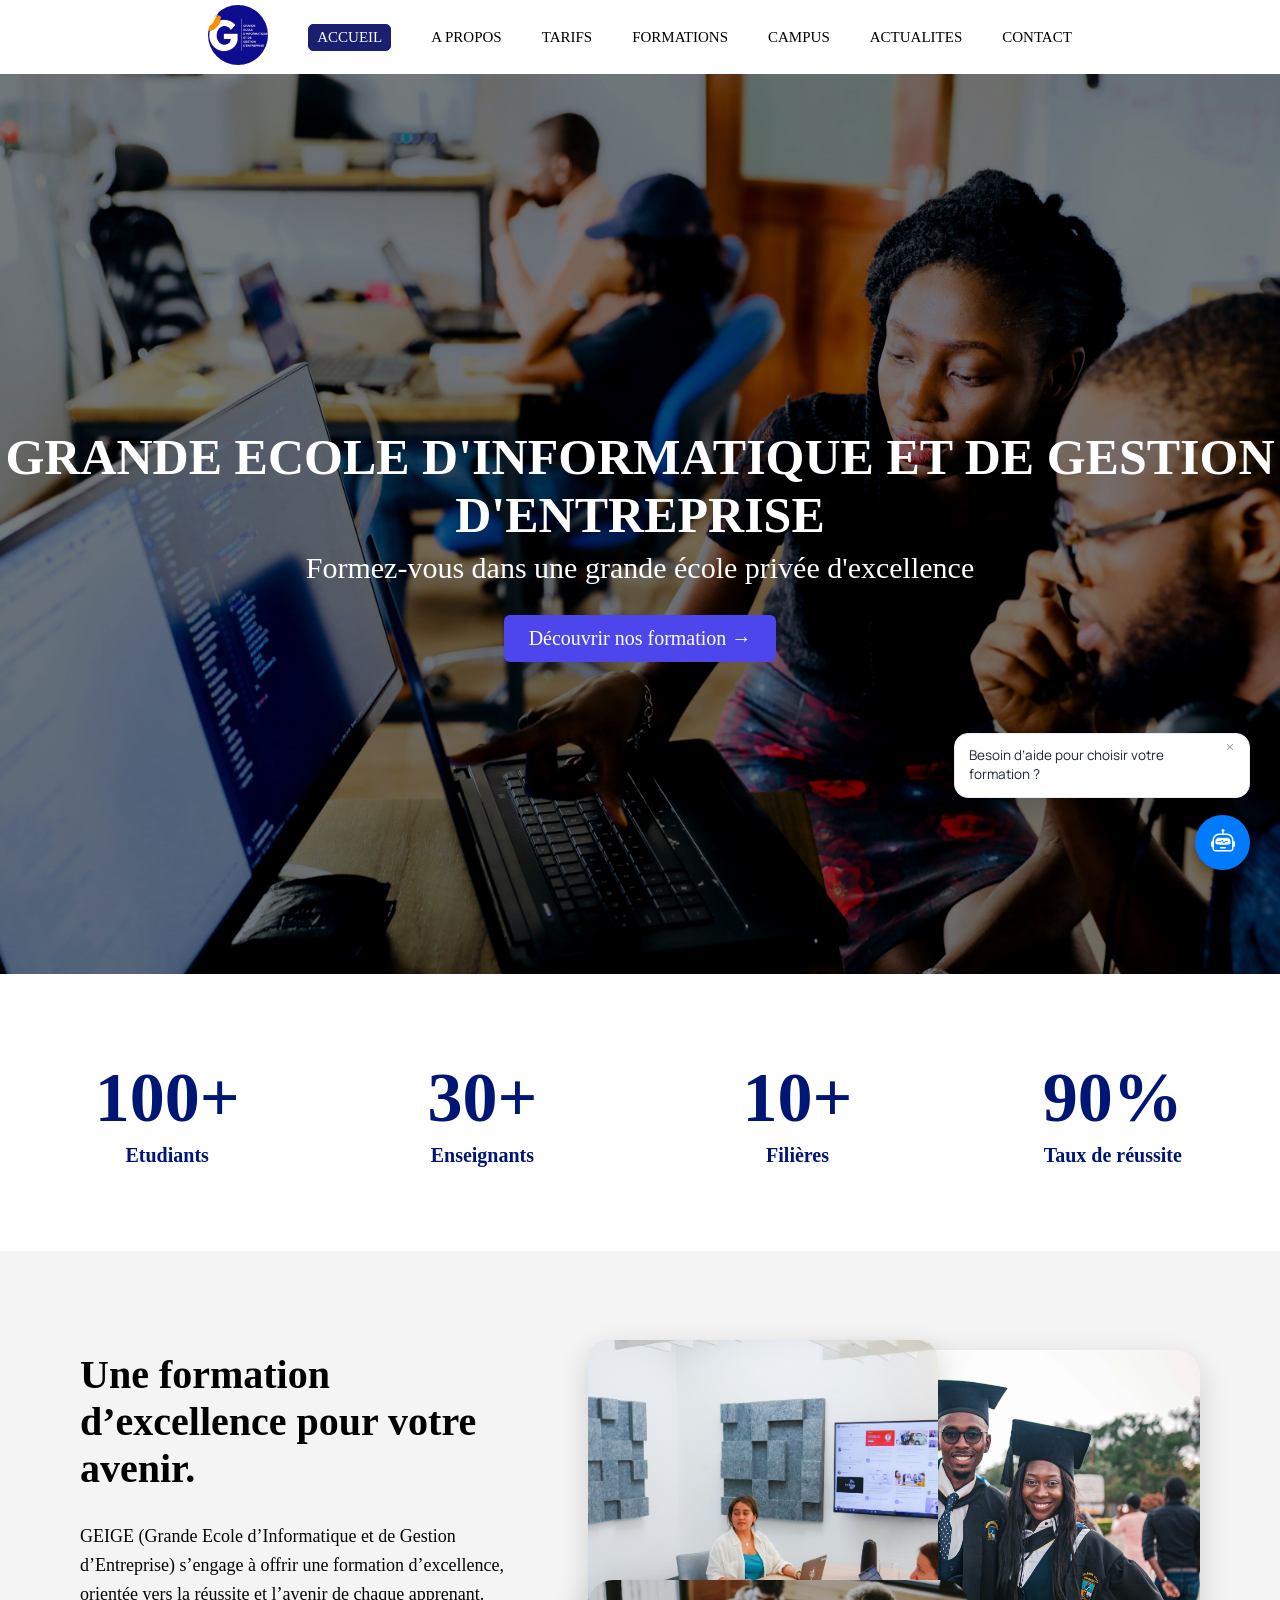
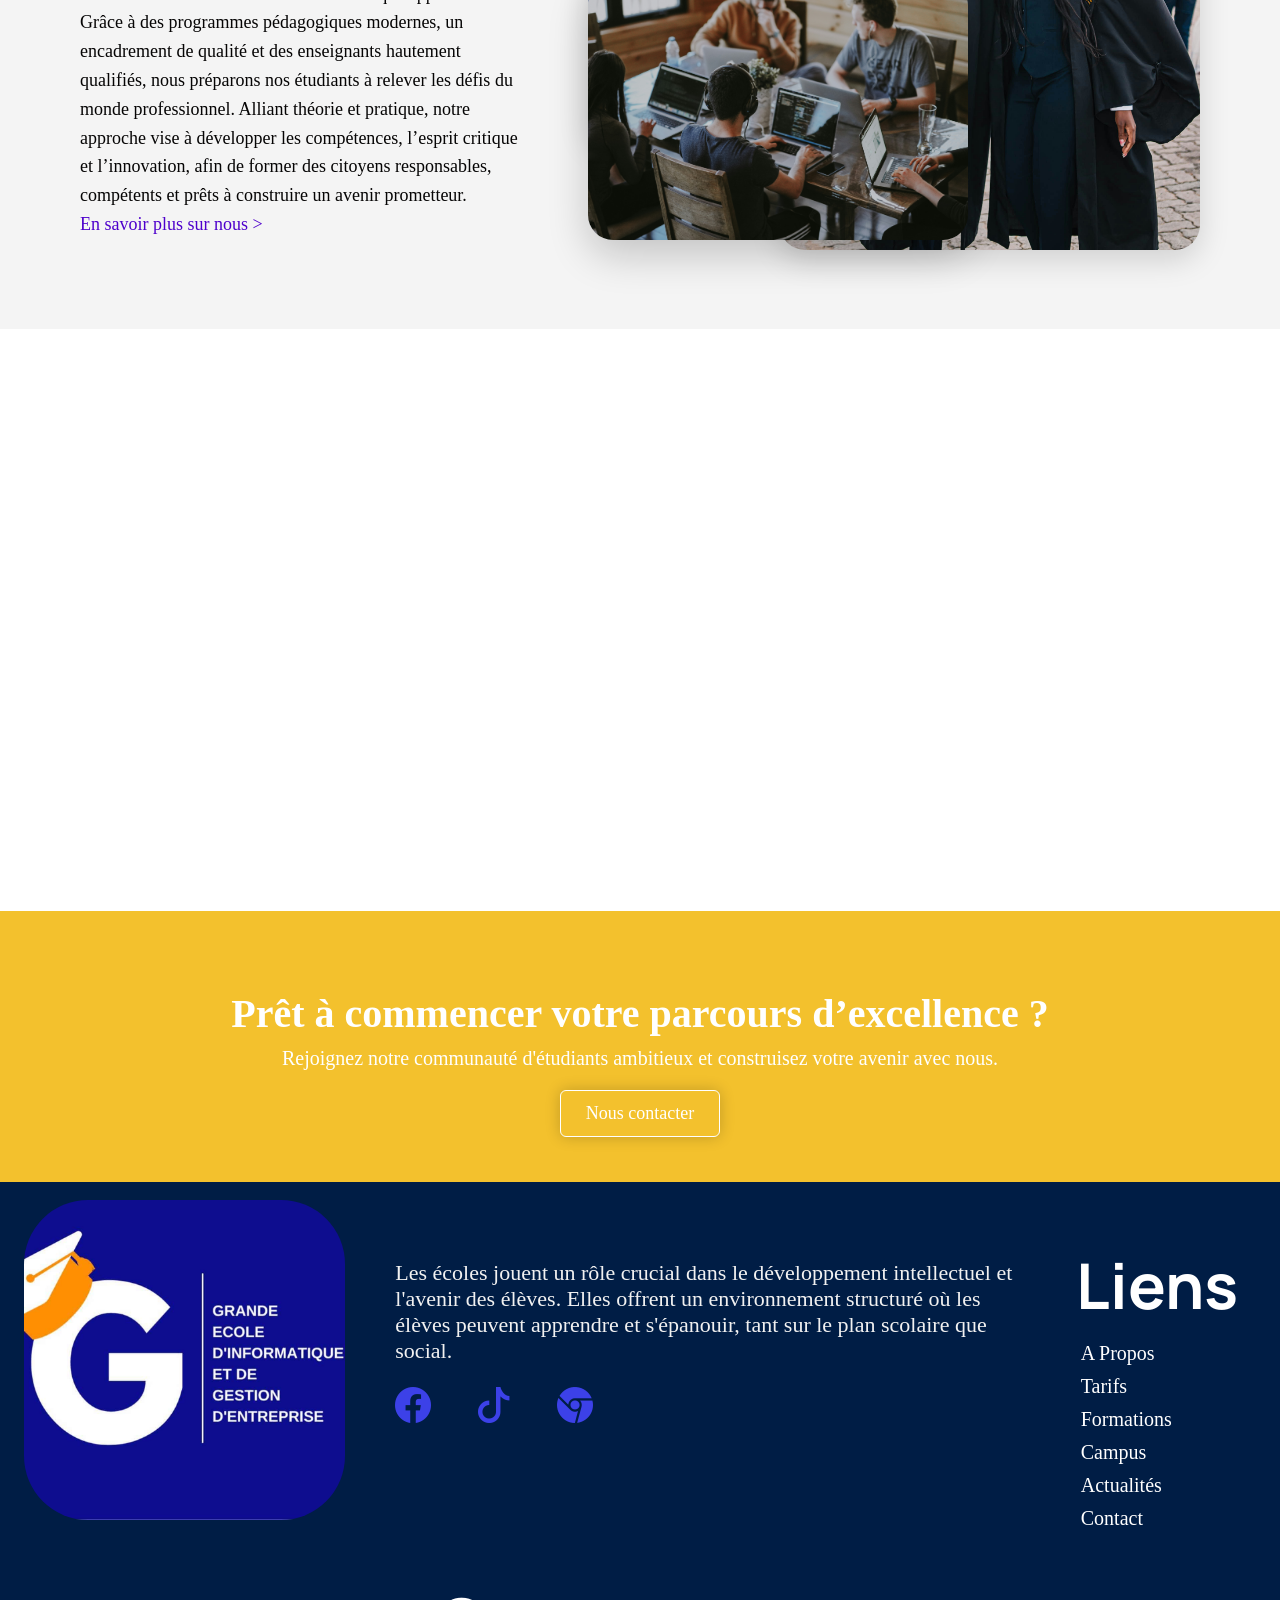
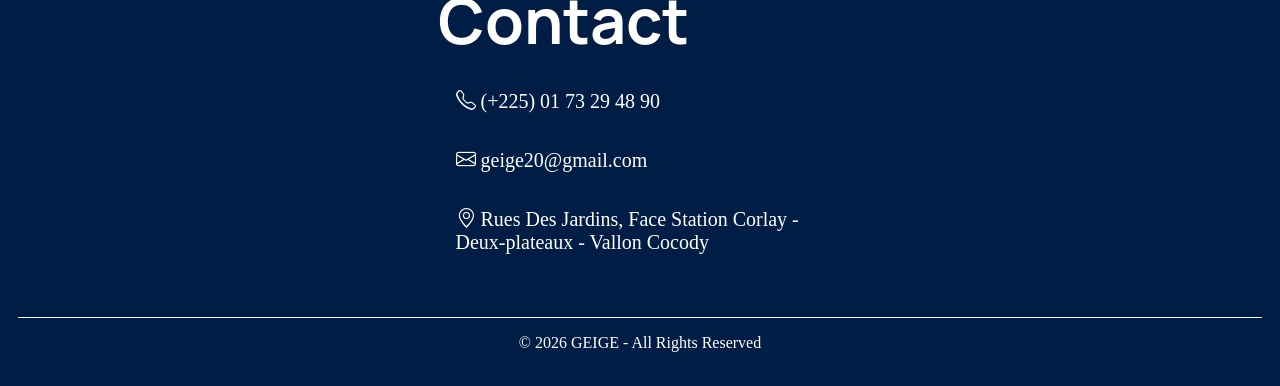
<file: index.html>
<!DOCTYPE html>
<html lang="en">
<head>
  <meta charset="UTF-8">
  <meta name="viewport" content="width=device-width, initial-scale=1.0">
  <title>Grande Ecole d'Informatique et de Gestion d'Entreprise (GEIGE)</title>
  <link rel="stylesheet" href="./Css/style.css">
  <link rel="icon" type="image/png" href="./Img/Logo Geige.jpg">
  <!-- À ajouter dans le <head> de votre page -->
<link rel="stylesheet" href="https://cdn.jsdelivr.net/npm/bootstrap-icons@1.11.3/font/bootstrap-icons.min.css">
  <link rel="preconnect" href="https://fonts.googleapis.com">
<link rel="preconnect" href="https://fonts.gstatic.com" crossorigin>
<link href="https://fonts.googleapis.com/css2?family=Manrope:wght@200..800&display=swap" rel="stylesheet">
</head>
<body>
  <!-- Barre de navigation -->
  <header class="site-header">
    <div class="logo"><img src="./Img/Logo Geige.jpg" alt="Logo de Geige"></div>

    <div class="menu">
      <ul><a href="#" class="nav-active">ACCUEIL</a></ul>
      <ul><a href="#">A PROPOS</a></ul>
      <ul><a href="#">TARIFS</a></ul>
      <ul><a href="./formations.html">FORMATIONS</a></ul>
      <ul><a href="#">CAMPUS</a></ul>
      <ul><a href="./actualites.html">ACTUALITES</a></ul>
      <ul><a href="./contact.html">CONTACT</a></ul>
    </div>
  </header>

  <!-- Section de présentation -->
   <section class="presentation-image reveal">
    <div class="image reveal" id="slideshow">
      <div class="sname">
        <h1>GRANDE ECOLE D'INFORMATIQUE ET DE GESTION D'ENTREPRISE</h1>
        <p>Formez-vous dans une grande école privée d'excellence</p>
          <a href="./formations.html" class="btns">Découvrir nos formation → </a>
      </div>
    </div>
   </section>

   <!-- Section de statistiques -->
    <section class="stat reveal">
      <div class="sta">
        <p class="bg">100+</p>
        <p class="pt">Etudiants</p>
      </div>

      <div class="sta">
        <p class="bg">30+</p>
        <p class="pt">Enseignants</p>
      </div>

      <div class="sta">
        <p class="bg">10+</p>
        <p class="pt">Filières</p>
      </div>

      <div class="sta">
        <p class="bg">90%</p>
        <p class="pt">Taux de réussite</p>
      </div>
    </section>

    <!-- Section d'aperçu -->
     <section class="apercu reveal">
      <article class="texteapercu reveal">
        <h1>Une formation d’excellence pour votre avenir.</h1>
        <p>GEIGE (Grande Ecole d’Informatique et de Gestion d’Entreprise) s’engage à offrir une formation d’excellence, orientée vers la réussite et l’avenir de chaque apprenant. Grâce à des programmes pédagogiques modernes, un encadrement de qualité et des enseignants hautement qualifiés, nous préparons nos étudiants à relever les défis du monde professionnel. Alliant théorie et pratique, notre approche vise à développer les compétences, l’esprit critique et l’innovation, afin de former des citoyens responsables, compétents et prêts à construire un avenir prometteur.<br>
        <a href="#">En savoir plus sur nous ></a>
        </p>
      </article>

      <article class="imageapercu reveal">
        <img src="./Img/walls-io-rHe6nD1iMU0-unsplash.jpg" alt="Students" class="img1">
        <img src="./Img/annie-spratt-QckxruozjRg-unsplash.jpg" alt="Students" class="img2">
        <img src="./Img/students.jpg" alt="Students" class="img3">
      </article>
     </section>

    <!--Section d'accès rapide-->
    <div class="titre reveal">
        <h1>Accès Rapide</h1>
      </div>
    <section class="acces-rapide reveal">
      <div class="doc nos-formation">
        <img src="./Img/education (1).png" alt="diploma">
        <h2>Nos Formations</h2>
        <p>BTS et Licence Professionnelle dans des filières d’avenir</p>
        <a href="./formations.html">Découvrir ></a>
      </div>

      <div class="doc qui-sommes-nous">
        <img src="./Img/support.png" alt="identity">
        <h2>Qui Sommes-Nous ?</h2>
        <p>Découvrez notre histoire, nos valeurs et notre pédagogie innovante</p>
        <a href="#">Découvrir ></a>
      </div>

      <div class="doc actualites">
        <img src="./Img/book.png" alt="actualites">
        <h2>Actualités</h2>
        <p>Toutes les nouveautés et évènements de l’établissement</p>
        <a href="#">Découvrir ></a>
      </div>
    </section>

    <!--Section de présentation contacts-->
    <section class="contact">
      <div class="t1">
        <h2>Prêt à commencer votre parcours d’excellence ?</h2>
        <p>Rejoignez notre communauté d'étudiants ambitieux et construisez votre avenir avec nous.</p>
      </div>

      <div class="btncontact">
        <a href="./contact.html" class="btn">Nous contacter </a>
      </div>
    </section>

    <!--Section de pied de page-->
    <footer class="pied">
      <div class="img">
        <img src="./Img/Logo Geige.jpg" alt="Logo de Geige">
      </div>

      <div class="description">
        <p>Les écoles jouent un rôle crucial dans le développement intellectuel et l'avenir des élèves. Elles offrent un environnement structuré où les élèves peuvent apprendre et s'épanouir, tant sur le plan scolaire que social.</p>

        <!--Icônes des réseaux sociaux-->
      <div class="social-links">
        <a href="https://www.facebook.com/profile.php?id=61551873515585" class="social-link" target="_blank">
        <i class="bi bi-facebook"></i>
        </a>
        <a href="https://www.tiktok.com/@user9552123931566" target="_blank" class="social-link">
        <i class="bi bi-tiktok"></i>
        </a>
       <a href="#" class="social-link" target="_blank">
        <i class="bi bi-browser-chrome"></i>
       </a>
      </div>
      </div>

      <div class="liens">
      <h1>Liens</h1>
      <a href="#">A Propos</a>
      <a href="#">Tarifs</a>
      <a href="./formations.html">Formations</a>
      <a href="#">Campus</a>
      <a href="#">Actualités</a>
      <a href="./contact.html">Contact</a>
      </div>

      <div class="infos">
        <h1>Contact</h1>
        <i class="bi bi-telephone"> <a href="tel: (+225) 01 73 29 48 90 ">(+225) 01 73 29 48 90</a></i>
        <i class="bi bi-envelope"> <a href="#">geige20@gmail.com</a></i>
        <i class="bi bi-geo-alt"> <a href="#">Rues Des Jardins, Face Station Corlay - Deux-plateaux - Vallon Cocody</a></i>
      </div>

      <div class="fin">
        <p>© 2026 GEIGE - All Rights Reserved</p>
      </div>
    </footer>
    <!--Icône d'assistance-->
    <div class="assistant-btn">
  <i class="bi bi-robot"></i>
    </div>

    <script src="./main.js"></script>
</body>
</html>
</file>
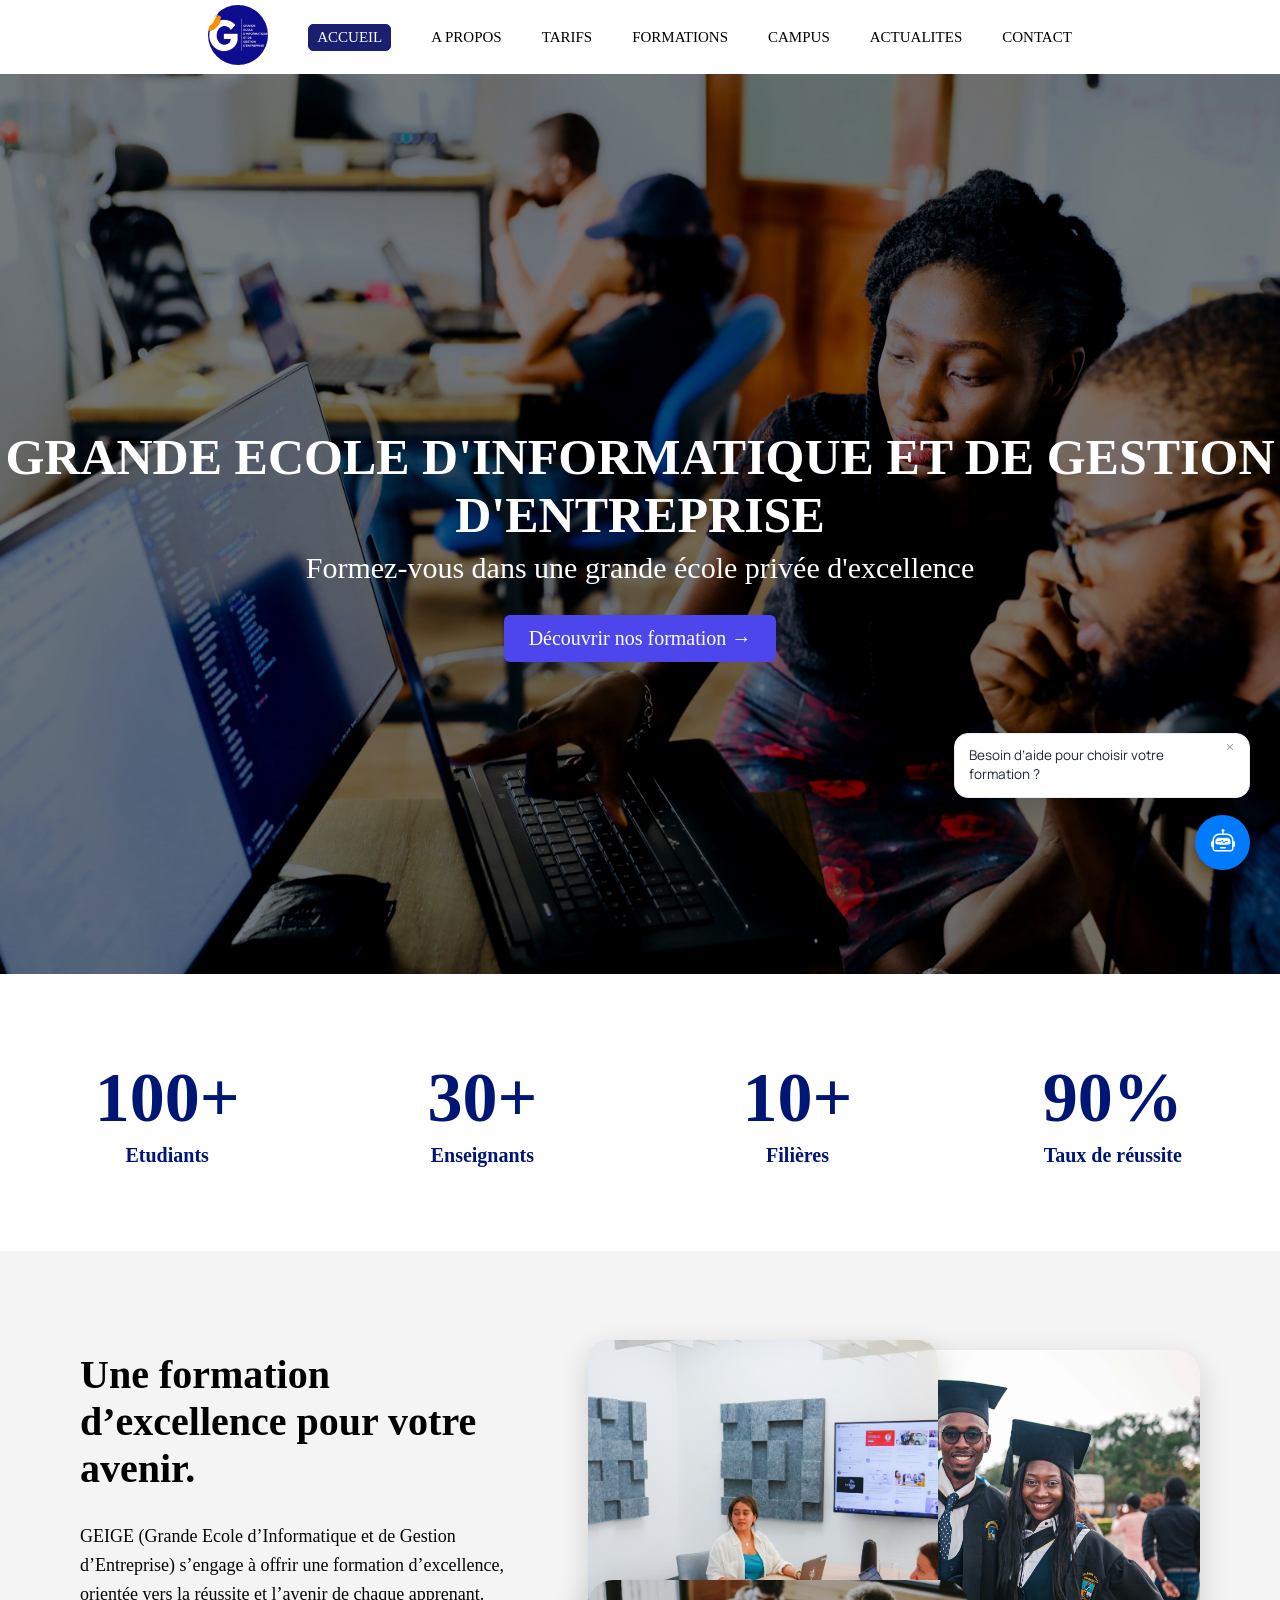
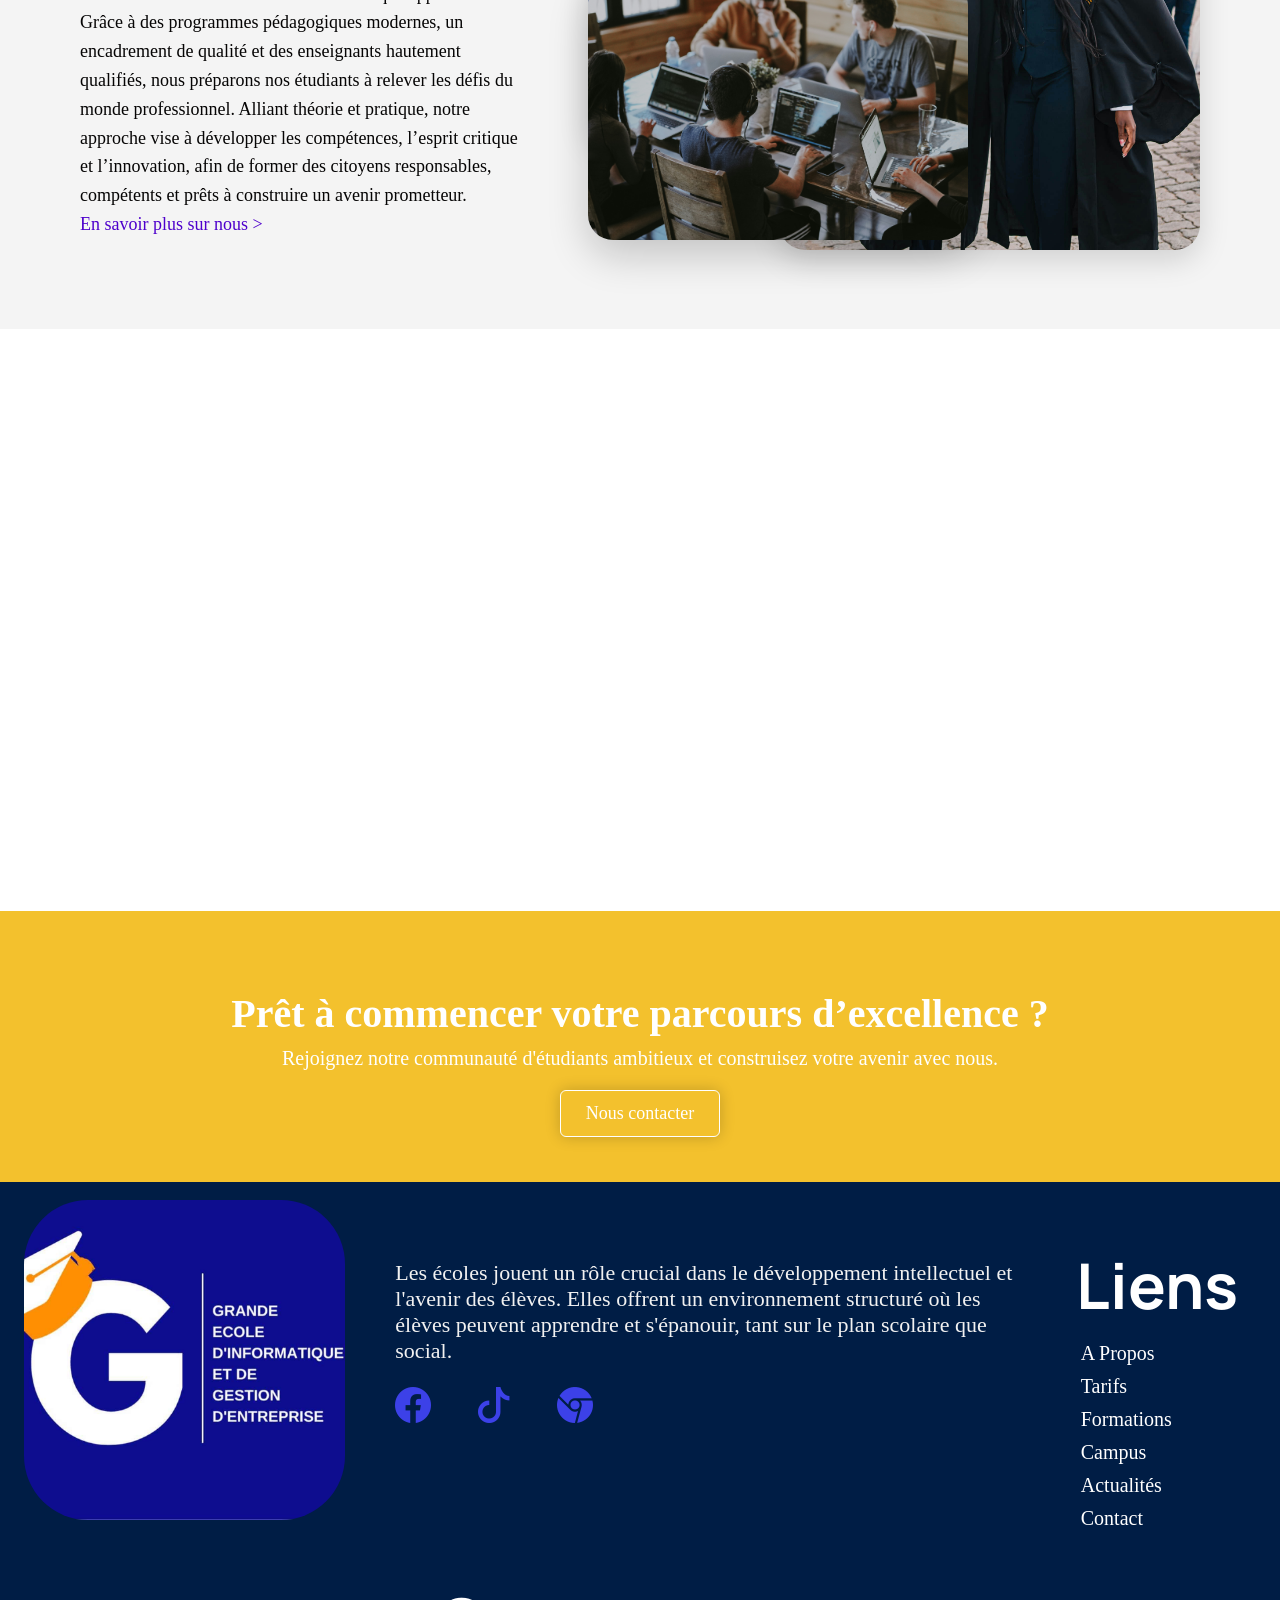
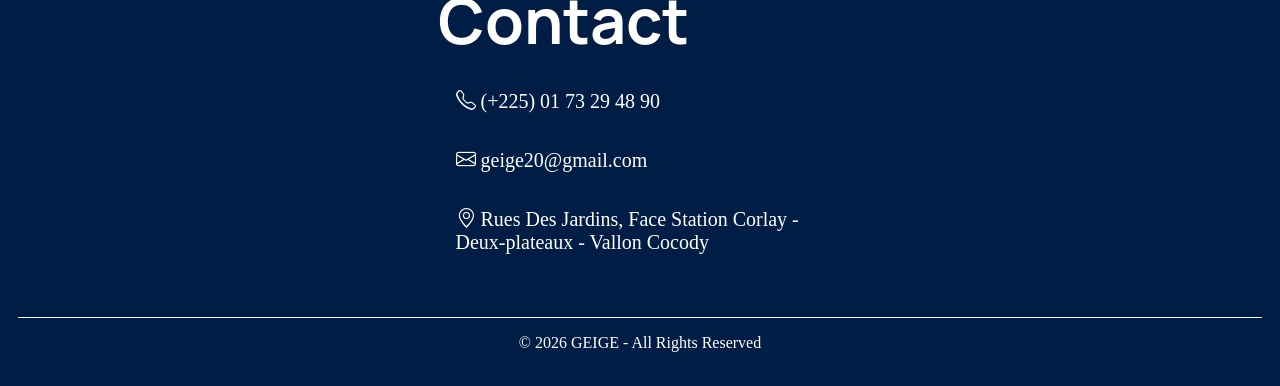
<file: accueil.html>
<!DOCTYPE html>
<html lang="en">
<head>
  <meta charset="UTF-8">
  <meta name="viewport" content="width=device-width, initial-scale=1.0">
  <title>Grande Ecole d'Informatique et de Gestion d'Entreprise (GEIGE)</title>
  <link rel="stylesheet" href="./Css/style.css">
  <link rel="icon" type="image/png" href="./Img/Logo Geige.jpg">
  <!-- À ajouter dans le <head> de votre page -->
<link rel="stylesheet" href="https://cdn.jsdelivr.net/npm/bootstrap-icons@1.11.3/font/bootstrap-icons.min.css">
  <link rel="preconnect" href="https://fonts.googleapis.com">
<link rel="preconnect" href="https://fonts.gstatic.com" crossorigin>
<link href="https://fonts.googleapis.com/css2?family=Manrope:wght@200..800&display=swap" rel="stylesheet">
</head>
<body>
  <!-- Barre de navigation -->
  <header class="site-header">
    <div class="logo"><img src="./Img/Logo Geige.jpg" alt="Logo de Geige"></div>

    <div class="menu">
      <ul><a href="#" class="nav-active">ACCUEIL</a></ul>
      <ul><a href="#">A PROPOS</a></ul>
      <ul><a href="#">TARIFS</a></ul>
      <ul><a href="./formations.html">FORMATIONS</a></ul>
      <ul><a href="#">CAMPUS</a></ul>
      <ul><a href="#">ACTUALITES</a></ul>
      <ul><a href="./contact.html">CONTACT</a></ul>
    </div>
  </header>

  <!-- Section de présentation -->
   <section class="presentation-image reveal">
    <div class="image reveal" id="slideshow">
      <div class="sname">
        <h1>GRANDE ECOLE D'INFORMATIQUE ET DE GESTION D'ENTREPRISE</h1>
        <p>Formez-vous dans une grande école privée d'excellence</p>
          <a href="./formations.html" class="btns">Découvrir nos formation → </a>
      </div>
    </div>
   </section>

   <!-- Section de statistiques -->
    <section class="stat reveal">
      <div class="sta">
        <p class="bg">100+</p>
        <p class="pt">Etudiants</p>
      </div>

      <div class="sta">
        <p class="bg">30+</p>
        <p class="pt">Enseignants</p>
      </div>

      <div class="sta">
        <p class="bg">10+</p>
        <p class="pt">Filières</p>
      </div>

      <div class="sta">
        <p class="bg">90%</p>
        <p class="pt">Taux de réussite</p>
      </div>
    </section>

    <!-- Section d'aperçu -->
     <section class="apercu reveal">
      <article class="texteapercu reveal">
        <h1>Une formation d’excellence pour votre avenir.</h1>
        <p>GEIGE (Grande Ecole d’Informatique et de Gestion d’Entreprise) s’engage à offrir une formation d’excellence, orientée vers la réussite et l’avenir de chaque apprenant. Grâce à des programmes pédagogiques modernes, un encadrement de qualité et des enseignants hautement qualifiés, nous préparons nos étudiants à relever les défis du monde professionnel. Alliant théorie et pratique, notre approche vise à développer les compétences, l’esprit critique et l’innovation, afin de former des citoyens responsables, compétents et prêts à construire un avenir prometteur.<br>
        <a href="#">En savoir plus sur nous ></a>
        </p>
      </article>

      <article class="imageapercu reveal">
        <img src="./Img/walls-io-rHe6nD1iMU0-unsplash.jpg" alt="Students" class="img1">
        <img src="./Img/annie-spratt-QckxruozjRg-unsplash.jpg" alt="Students" class="img2">
        <img src="./Img/students.jpg" alt="Students" class="img3">
      </article>
     </section>

    <!--Section d'accès rapide-->
    <div class="titre reveal">
        <h1>Accès Rapide</h1>
      </div>
    <section class="acces-rapide reveal">
      <div class="doc nos-formation">
        <img src="./Img/education (1).png" alt="diploma">
        <h2>Nos Formations</h2>
        <p>BTS et Licence Professionnelle dans des filières d’avenir</p>
        <a href="./formations.html">Découvrir ></a>
      </div>

      <div class="doc qui-sommes-nous">
        <img src="./Img/support.png" alt="identity">
        <h2>Qui Sommes-Nous ?</h2>
        <p>Découvrez notre histoire, nos valeurs et notre pédagogie innovante</p>
        <a href="#">Découvrir ></a>
      </div>

      <div class="doc actualites">
        <img src="./Img/book.png" alt="actualites">
        <h2>Actualités</h2>
        <p>Toutes les nouveautés et évènements de l’établissement</p>
        <a href="#">Découvrir ></a>
      </div>
    </section>

    <!--Section de présentation contacts-->
    <section class="contact">
      <div class="t1">
        <h2>Prêt à commencer votre parcours d’excellence ?</h2>
        <p>Rejoignez notre communauté d'étudiants ambitieux et construisez votre avenir avec nous.</p>
      </div>

      <div class="btncontact">
        <a href="./contact.html" class="btn">Nous contacter </a>
      </div>
    </section>

    <!--Section de pied de page-->
    <footer class="pied">
      <div class="img">
        <img src="./Img/Logo Geige.jpg" alt="Logo de Geige">
      </div>

      <div class="description">
        <p>Les écoles jouent un rôle crucial dans le développement intellectuel et l'avenir des élèves. Elles offrent un environnement structuré où les élèves peuvent apprendre et s'épanouir, tant sur le plan scolaire que social.</p>

        <!--Icônes des réseaux sociaux-->
      <div class="social-links">
        <a href="https://www.facebook.com/profile.php?id=61551873515585" class="social-link" target="_blank">
        <i class="bi bi-facebook"></i>
        </a>
        <a href="https://www.tiktok.com/@user9552123931566" target="_blank" class="social-link">
        <i class="bi bi-tiktok"></i>
        </a>
       <a href="#" class="social-link" target="_blank">
        <i class="bi bi-browser-chrome"></i>
       </a>
      </div>
      </div>

      <div class="liens">
      <h1>Liens</h1>
      <a href="#">A Propos</a>
      <a href="#">Tarifs</a>
      <a href="./formations.html">Formations</a>
      <a href="#">Campus</a>
      <a href="#">Actualités</a>
      <a href="./contact.html">Contact</a>
      </div>

      <div class="infos">
        <h1>Contact</h1>
        <i class="bi bi-telephone"> <a href="#">(+225) 01 73 29 48 90</a></i>
        <i class="bi bi-envelope"> <a href="#">geige20@gmail.com</a></i>
        <i class="bi bi-geo-alt"> <a href="#">Rues Des Jardins, Face Station Corlay - Deux-plateaux - Vallon Cocody</a></i>
      </div>

      <div class="fin">
        <p>© 2026 GEIGE - All Rights Reserved</p>
      </div>
    </footer>
    <!--Icône d'assistance-->
    <div class="assistant-btn">
  <i class="bi bi-robot"></i>
    </div>

    <script src="./main.js"></script>
</body>
</html>
</file>
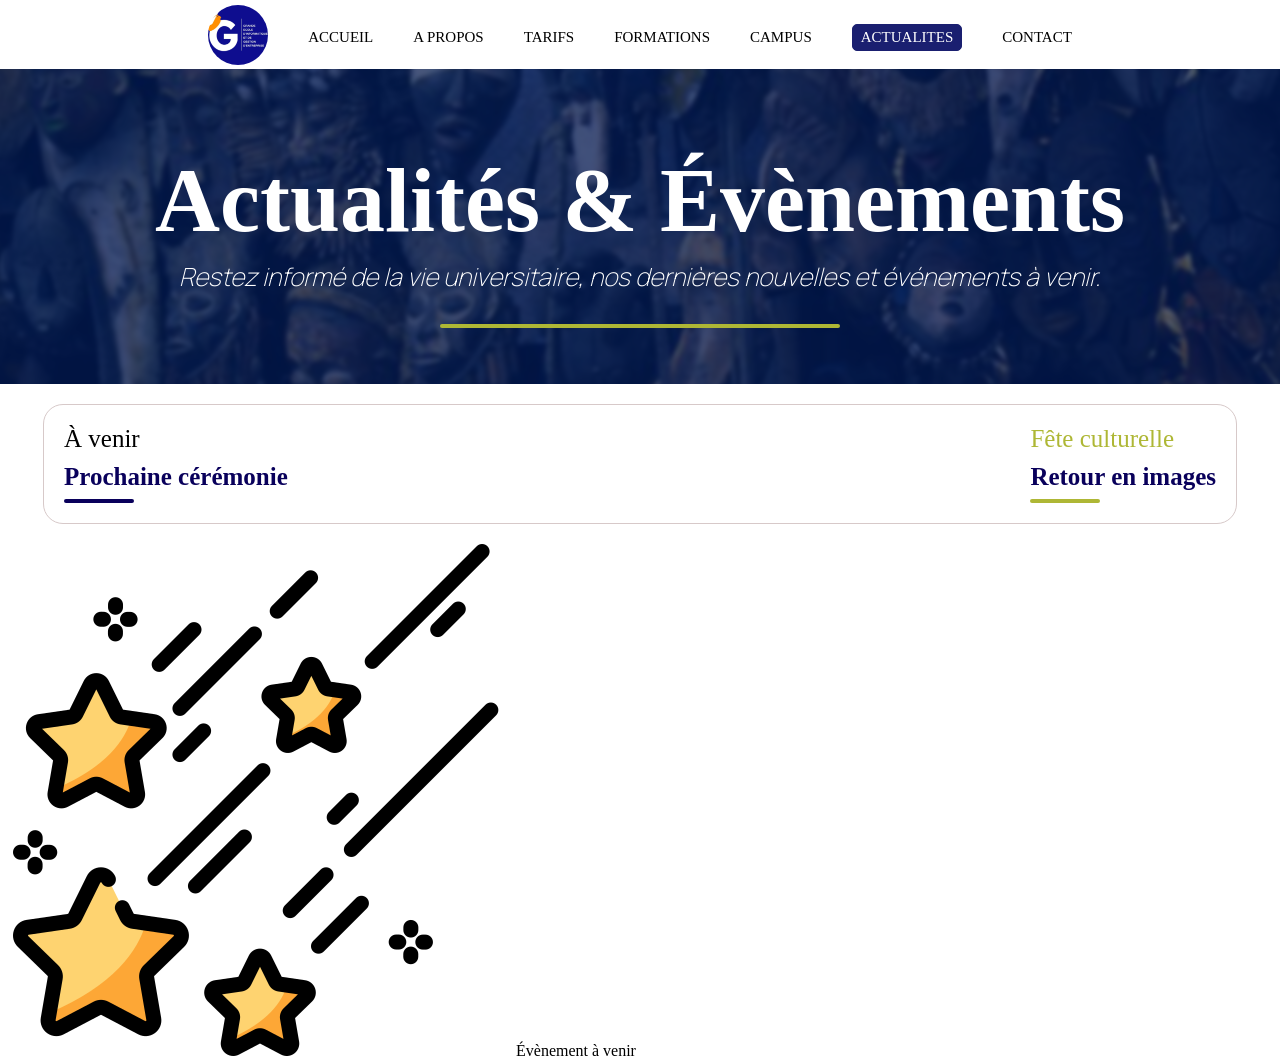
<file: actualites.html>
<!doctype html>
<html lang="en">
  <head>
    <meta charset="UTF-8" />
    <meta name="viewport" content="width=device-width, initial-scale=1.0" />
    <title>
      Grande Ecole d'Informatique et de Gestion d'Entreprise (GEIGE)
    </title>
    <link rel="stylesheet" href="./Css/style.css" />
    <link rel="stylesheet" href="./Css/actualite.css" />
    <link rel="stylesheet" href="./Css/contact.css" />
    <link rel="stylesheet" href="./Css/formation.css" />
    <link rel="icon" type="image/png" href="./Img/Logo Geige.jpg" />
    <!-- À ajouter dans le <head> de votre page -->
    <link
      rel="stylesheet"
      href="https://cdn.jsdelivr.net/npm/bootstrap-icons@1.11.3/font/bootstrap-icons.min.css"
    />
    <link rel="preconnect" href="https://fonts.googleapis.com" />
    <link rel="preconnect" href="https://fonts.gstatic.com" crossorigin />
    <link
      href="https://fonts.googleapis.com/css2?family=Manrope:wght@200..800&display=swap"
      rel="stylesheet"
    />
  </head>
  <body>
    <!-- Barre de navigation -->
    <header class="site-header">
      <div class="logo">
        <img src="./Img/Logo Geige.jpg" alt="Logo de Geige" />
      </div>

      <div class="menu">
        <ul>
          <a href="./index.html">ACCUEIL</a>
        </ul>
        <ul>
          <a href="#">A PROPOS</a>
        </ul>
        <ul>
          <a href="#">TARIFS</a>
        </ul>
        <ul>
          <a href="./formations.html">FORMATIONS</a>
        </ul>
        <ul>
          <a href="#">CAMPUS</a>
        </ul>
        <ul>
          <a href="#" class="nav-active">ACTUALITES</a>
        </ul>
        <ul>
          <a href="./contact.html">CONTACT</a>
        </ul>
      </div>
    </header>

    <!--Section Actualités et Évènements-->
    <section class="actu">
      <div class="texte">
        <h1>Actualités & Évènements</h1>
        <p>
          Restez informé de la vie universitaire, nos dernières nouvelles et événements à venir.
        </p>
      </div>
    </section>

    <!--Section Titre-->
    <div class="tte">
        <div class="avenir">
            <p>À venir</p>
            <p class="p2">Prochaine cérémonie</p>
        </div>

        <div class="fete">
            <p>Fête culturelle</p>
            <p class="p3">Retour en images</p>
        </div>
    </div>

    <!-- Section articles évènements -->
     <section class="evnm">
        <article class="a1">
            <div class="e1">
              <div class="evenir">
                <img src="./Img/falling-star.png" alt="Image de l'évènement à venir"/> Évènement à venir
              </div>
            </div>
        </article>
     </section>
  </body>
</html>
</file>
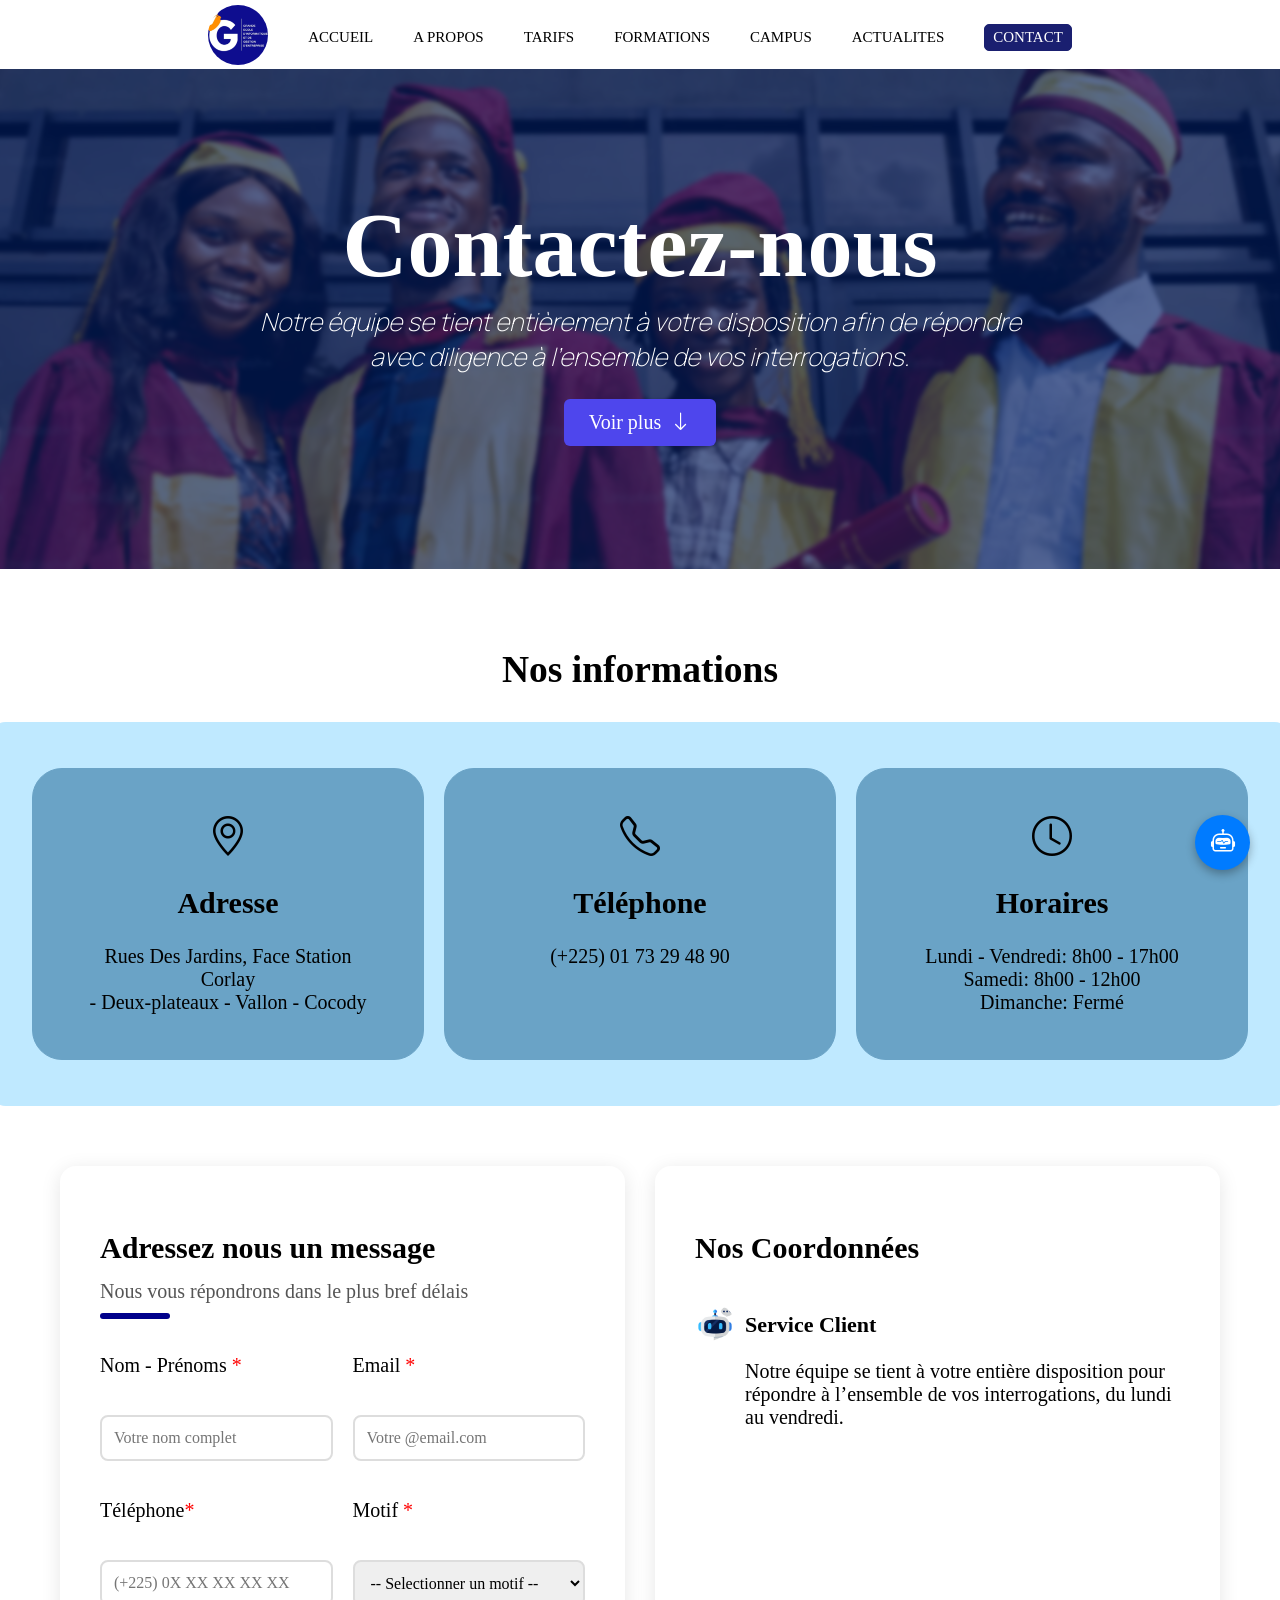
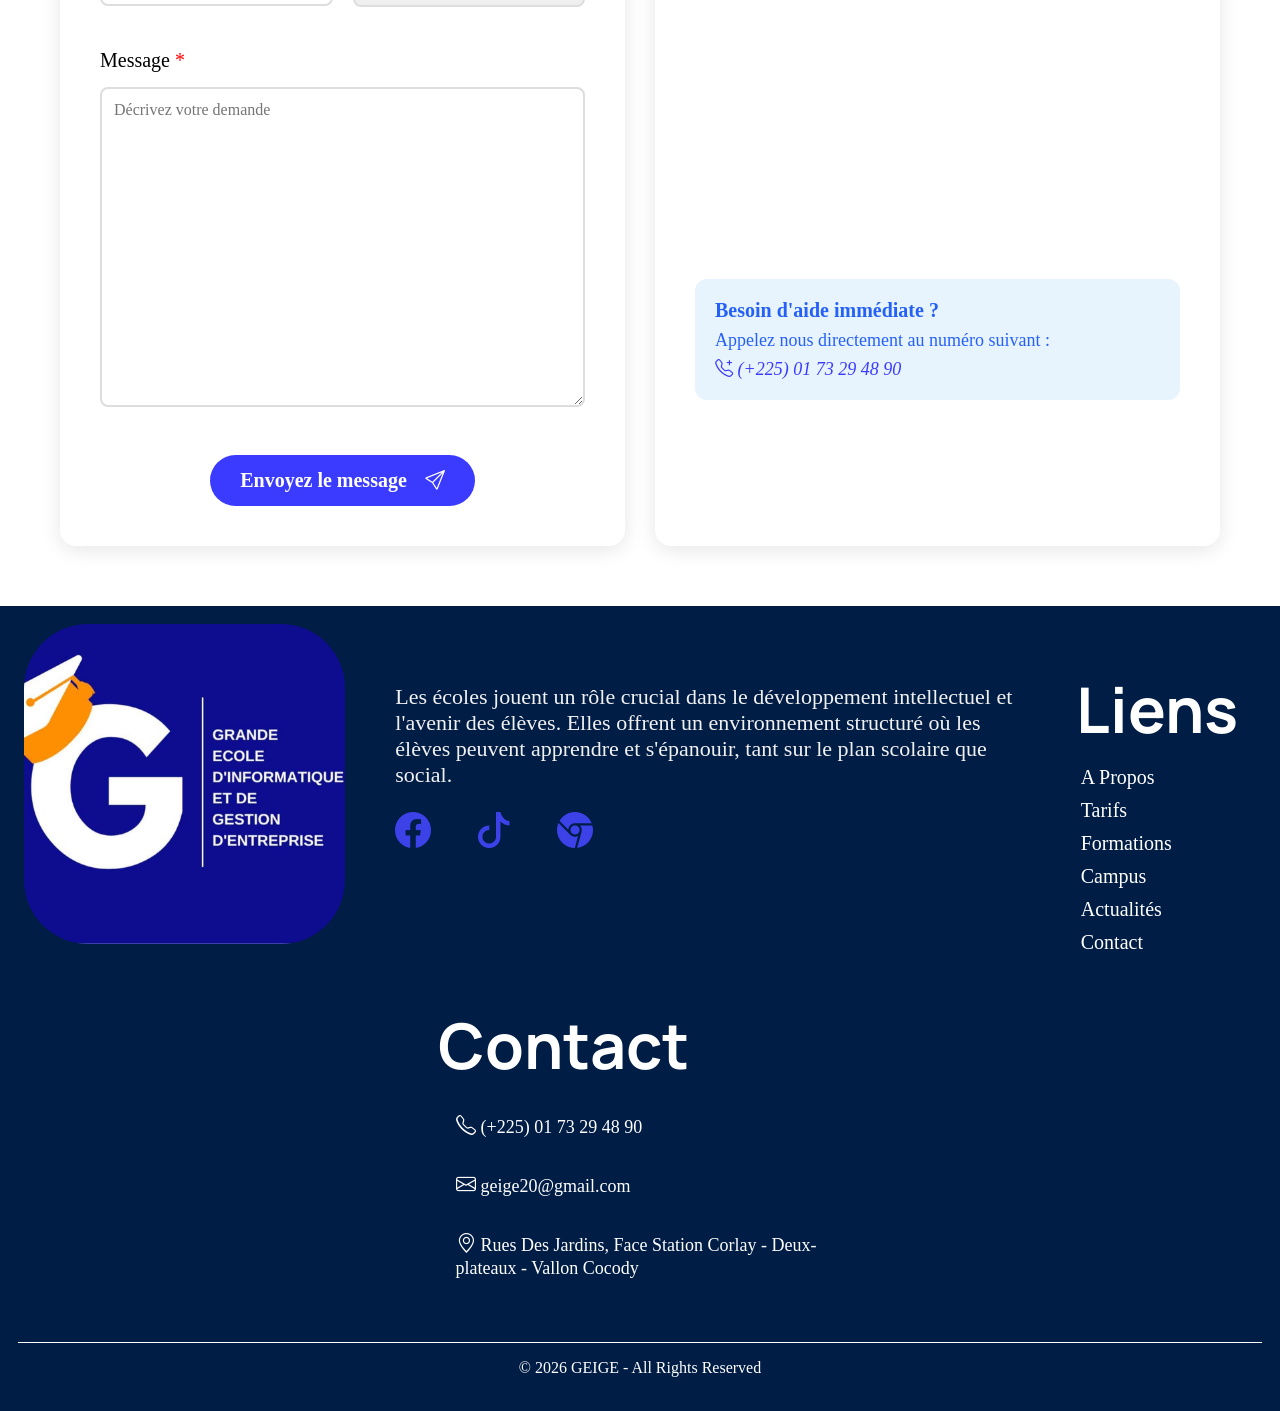
<file: contact.html>
<!doctype html>
<html lang="en">
  <head>
    <meta charset="UTF-8" />
    <meta name="viewport" content="width=device-width, initial-scale=1.0" />
    <title>
      Grande Ecole d'Informatique et de Gestion d'Entreprise (GEIGE)
    </title>
    <link rel="stylesheet" href="./Css/style.css" />
    <link rel="stylesheet" href="./Css/formation.css" />
    <link rel="stylesheet" href="./Css/contact.css" />
    <link rel="icon" type="image/png" href="./Img/Logo Geige.jpg" />
    <!-- À ajouter dans le <head> de votre page -->
    <link
      rel="stylesheet"
      href="https://cdn.jsdelivr.net/npm/bootstrap-icons@1.11.3/font/bootstrap-icons.min.css"
    />
    <link rel="preconnect" href="https://fonts.googleapis.com" />
    <link rel="preconnect" href="https://fonts.gstatic.com" crossorigin />
    <link
      href="https://fonts.googleapis.com/css2?family=Manrope:wght@200..800&display=swap"
      rel="stylesheet"
    />
  </head>
  <body>
    <!-- Barre de navigation -->
    <header class="site-header">
      <div class="logo">
        <img src="./Img/Logo Geige.jpg" alt="Logo de Geige" />
      </div>

      <div class="menu">
        <ul>
          <a href="./index.html">ACCUEIL</a>
        </ul>
        <ul>
          <a href="#">A PROPOS</a>
        </ul>
        <ul>
          <a href="#">TARIFS</a>
        </ul>
        <ul>
          <a href="./formations.html">FORMATIONS</a>
        </ul>
        <ul>
          <a href="#">CAMPUS</a>
        </ul>
        <ul>
          <a href="./actualites.html">ACTUALITES</a>
        </ul>
        <ul>
          <a href="./contact.html" class="nav-active">CONTACT</a>
        </ul>
      </div>
    </header>

    <!--Section Contactez nous-->
    <section class="contact">
      <div class="texte pr reveal">
        <h1>Contactez-nous</h1>
        <p>
          Notre équipe se tient entièrement à votre disposition afin de répondre
          <br />
          avec diligence à l’ensemble de vos interrogations.
        </p>
        <a href="#section" class="btns"
          >Voir plus &nbsp;<i class="bi bi-arrow-down"></i
        ></a>
      </div>
    </section>

    <!--Section Nos informations-->
    <section class="nos-infos" id="section">
      <div class="nf">
        <h1>Nos informations</h1>
      </div>

      <div class="cards reveal">
        <div class="adr info">
          <i class="bi bi-geo-alt"></i>
          <h2>Adresse</h2>
          <p>
            Rues Des Jardins, Face Station Corlay <br />
            - Deux-plateaux - Vallon - Cocody
          </p>
        </div>

        <div class="tel info">
          <i class="bi bi-telephone"></i>
          <h2>Téléphone</h2>
          <p>(+225) 01 73 29 48 90</p>
        </div>

        <div class="hor info">
          <i class="bi bi-clock"></i>
          <h2>Horaires</h2>
          <p>
            Lundi - Vendredi: 8h00 - 17h00 <br />
            Samedi: 8h00 - 12h00 <br />
            Dimanche: Fermé
          </p>
        </div>
      </div>
    </section>
    <!-- Section champ de message et map -->
    <section class="message">
      <div class="champ reveal">
        <h1>Adressez nous un message</h1>
        <p>Nous vous répondrons dans le plus bref délais</p>
        <div class="champsaisie">
          <div class="t1">
            <label for="text" style="color: black"
              >Nom - Prénoms <span style="color: red">*</span></label
            >
            <br />
            <input type="text" placeholder="Votre nom complet" /> <br />

            <label for="text" style="color: black"
              >Téléphone<span style="color: red">*</span></label
            >
            <br />
            <input type="text" placeholder="(+225) 0X XX XX XX XX" /> <br />
          </div>

          <div class="t2">
            <label for="text" style="color: black"
              >Email <span style="color: red">*</span></label
            >
            <br />
            <input type="email" placeholder="Votre @email.com" /> <br />

            <label for="sujet">Motif <span style="color: red">*</span></label>
            <br />
            <select name="motif" id="motif" onchange="verifier(this)">
              <option value="">-- Selectionner un motif --</option>
              <option value="inscription">Demande d'admission</option>
              <option value="formation">Demande d'information</option>
              <option value="tarif">Demande de tarif des formations</option>
              <option value="autre">Autre</option>
            </select>

            <!-- Champ de saisie cachée -->
            <input
              type="text"
              id="motif-autre"
              placeholder="Précisez votre motif..."
              style="display: none"
            />
          </div>
        </div>

        <label for="message">Message <span style="color: red">*</span></label>
        <textarea id="message" placeholder="Décrivez votre demande"></textarea>
        <br />

        <a href="#" class="btns"
          >Envoyez le message &nbsp;<i class="bi bi-send"></i
        ></a>
      </div>

      <div class="map reveal">
        <h1>Nos Coordonnées</h1>
        <div class="service-header">
          <img src="./Img/robot.png" alt="logo-robot" />
          <h2>Service Client</h2>
        </div>
        <p>
          Notre équipe se tient à votre entière disposition pour répondre à
          l’ensemble de vos interrogations, du lundi au vendredi.
        </p>
        <iframe
          src="https://www.google.com/maps/embed?pb=!1m18!1m12!1m3!1d3775.8477030454164!2d-3.994488925256528!3d5.355978294622754!2m3!1f0!2f0!3f0!3m2!1i1024!2i768!4f13.1!3m3!1m2!1s0xfc1eb7b197aa427%3A0x754e874194c8197e!2sGeige!5e1!3m2!1sen!2sci!4v1780754269970!5m2!1sen!2sci"
          width="600"
          height="450"
          style="border: 0"
          allowfullscreen=""
          loading="lazy"
          referrerpolicy="no-referrer-when-downgrade"
        ></iframe>

        <div class="aide">
          <h2>Besoin d'aide immédiate ?</h2>
          <p>Appelez nous directement au numéro suivant :</p>
          <i class="bi bi-telephone-plus">
            <a href="tel: (+225) 01 73 29 48 90 ">(+225) 01 73 29 48 90</a></i
          >
        </div>
      </div>
    </section>
    <!-- Section de pied de page -->
    <footer class="pied">
      <div class="img">
        <img src="./Img/Logo Geige.jpg" alt="Logo de Geige" />
      </div>

      <div class="description">
        <p>
          Les écoles jouent un rôle crucial dans le développement intellectuel
          et l'avenir des élèves. Elles offrent un environnement structuré où
          les élèves peuvent apprendre et s'épanouir, tant sur le plan scolaire
          que social.
        </p>

        <!--Icônes des réseaux sociaux-->
        <div class="social-links">
          <a
            href="https://www.facebook.com/profile.php?id=61551873515585"
            class="social-link"
            target="_blank"
          >
            <i class="bi bi-facebook"></i>
          </a>
          <a
            href="https://www.tiktok.com/@user9552123931566"
            target="_blank"
            class="social-link"
          >
            <i class="bi bi-tiktok"></i>
          </a>
          <a href="./accueil.html" class="social-link" target="_blank">
            <i class="bi bi-browser-chrome"></i>
          </a>
        </div>
      </div>

      <div class="liens">
        <h1>Liens</h1>
        <a href="#">A Propos</a>
        <a href="#">Tarifs</a>
        <a href="./formations.html">Formations</a>
        <a href="#">Campus</a>
        <a href="#">Actualités</a>
        <a href="#">Contact</a>
      </div>

      <div class="infos">
        <h1>Contact</h1>
        <i class="bi bi-telephone"> <a href="#">(+225) 01 73 29 48 90</a></i>
        <i class="bi bi-envelope"> <a href="#">geige20@gmail.com</a></i>
        <i class="bi bi-geo-alt">
          <a href="#"
            >Rues Des Jardins, Face Station Corlay - Deux-plateaux - Vallon
            Cocody</a
          ></i
        >
      </div>

      <div class="fin">
        <p>© 2026 GEIGE - All Rights Reserved</p>
      </div>
    </footer>
    <!--Icône d'assistance-->
    <div class="assistant-btn">
      <i class="bi bi-robot"></i>
    </div>
    <script src="./main.js" defer></script>
  </body>
</html>
</file>
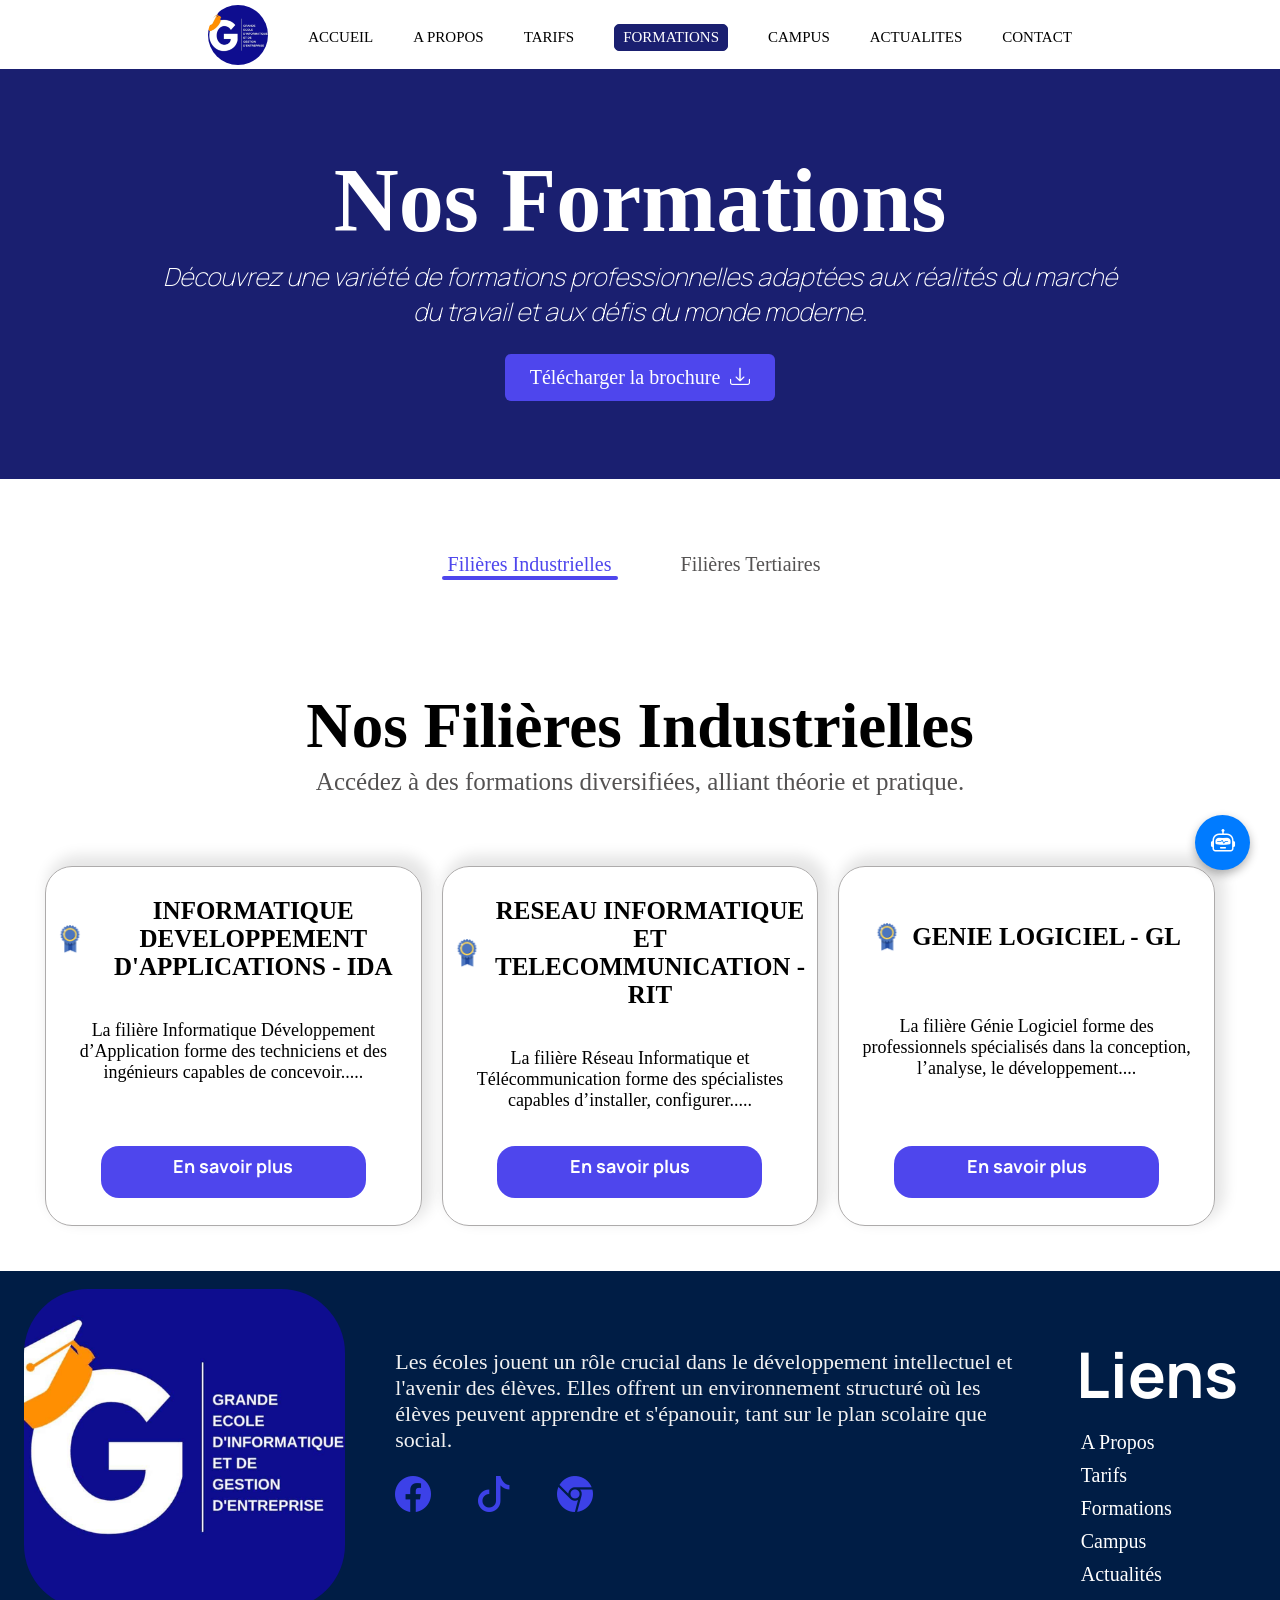
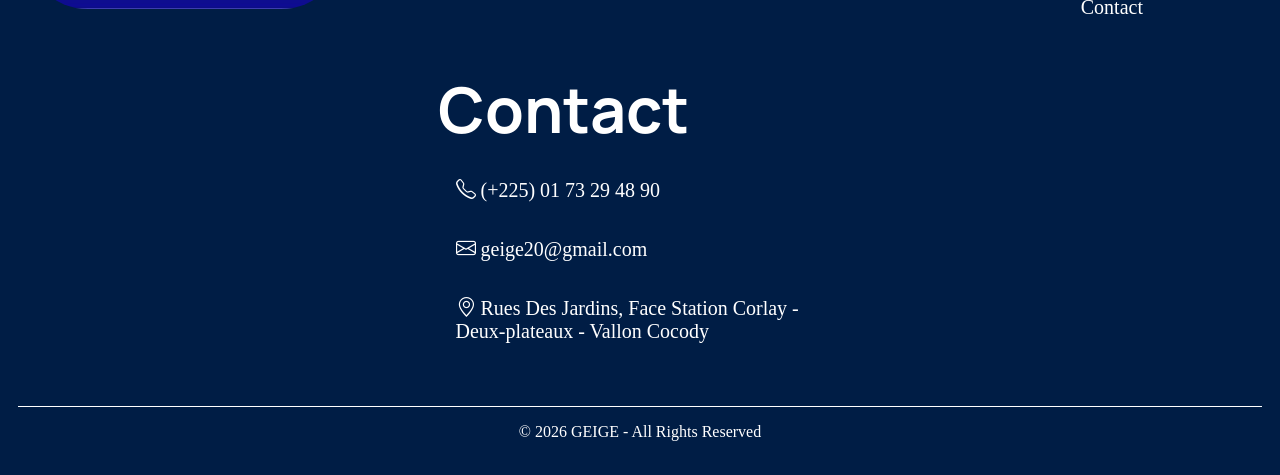
<file: formations.html>
<!DOCTYPE html>
<html lang="en">
<head>
  <meta charset="UTF-8">
  <meta name="viewport" content="width=device-width, initial-scale=1.0">
  <title>Grande Ecole d'Informatique et de Gestion d'Entreprise (GEIGE)</title>
  <link rel="stylesheet" href="./Css/style.css">
  <link rel="stylesheet" href="./Css/formation.css">
  <link rel="icon" type="image/png" href="./Img/Logo Geige.jpg">
  <!-- À ajouter dans le <head> de votre page -->
<link rel="stylesheet" href="https://cdn.jsdelivr.net/npm/bootstrap-icons@1.11.3/font/bootstrap-icons.min.css">
  <link rel="preconnect" href="https://fonts.googleapis.com">
<link rel="preconnect" href="https://fonts.gstatic.com" crossorigin>
<link href="https://fonts.googleapis.com/css2?family=Manrope:wght@200..800&display=swap" rel="stylesheet">
</head>
<body>
  <!-- Barre de navigation -->
  <header class="site-header">
    <div class="logo"><img src="./Img/Logo Geige.jpg" alt="Logo de Geige"></div>

    <div class="menu">
      <ul><a href="./index.html">ACCUEIL</a></ul>
      <ul><a href="#">A PROPOS</a></ul>
      <ul><a href="#">TARIFS</a></ul>
      <ul><a href="#" class="nav-active">FORMATIONS</a></ul>
      <ul><a href="#">CAMPUS</a></ul>
      <ul><a href="./actualites.html">ACTUALITES</a></ul>
      <ul><a href="./contact.html">CONTACT</a></ul>
    </div>
  </header>

  <!--Section téléchargement de brochure-->
  <section class="download">
    <div class="texte reveal">
        <h1>Nos Formations</h1>
        <p>Découvrez une variété de formations professionnelles adaptées aux réalités du marché <br> du travail et aux défis du monde moderne.</p>
        <a href="./pdf/GEIGE PROSPECTUS 2.pdf" download="Brochure-Geige.pdf" class="btns">Télécharger la brochure &nbsp;<i class="bi bi-download"></i></a>
    </div>
  </section>

  <!--Div filières-->
  <div class="filiere">
    <p class="f1 active"><a href="#" onclick="showFiliere('industrielle'); return false;">Filières Industrielles</a></p>
    <p class="f2"><a href="#" onclick="showFiliere('tertiaire'); return false;">Filières Tertiaires</a></p>
  </div>

  <!-- Section Filières -->

  <!-- Filière Industrielles -->
   <div id="industrielle" class="filiere-content">
      <div class="nos-filieres">
    <h1>Nos Filières Industrielles</h1>
    <p>Accédez à des formations diversifiées, alliant théorie et pratique.</p>
  </div>
  
  <section class="filiere-industrielles cod">
    <div class="all">
      <div class="all-titre">
        <img src="./Img/ribbon.png" alt="Badge">
        <h2>INFORMATIQUE DEVELOPPEMENT D'APPLICATIONS - IDA</h2>
      </div>
      <p>La filière Informatique Développement d’Application forme des techniciens  et des ingénieurs capables  de concevoir.....</p>
      <div class="btn-container">
        <a href="#" class="btns for">En savoir plus</a>
      </div>
    </div>

        <div class="all">
      <div class="all-titre">
        <img src="./Img/ribbon.png" alt="Badge">
        <h2>RESEAU INFORMATIQUE ET TELECOMMUNICATION - RIT</h2>
      </div>
      <p>La filière Réseau Informatique et Télécommunication forme des spécialistes capables d’installer, configurer.....</p>
      <div class="btn-container">
        <a href="#" class="btns for">En savoir plus</a>
      </div>
    </div>

      <div class="all">
      <div class="all-titre">
        <img src="./Img/ribbon.png" alt="Badge">
        <h2>GENIE LOGICIEL - GL</h2>
      </div>
      <p>La filière Génie Logiciel forme des professionnels spécialisés dans la conception, l’analyse, le développement....</p>
      <div class="btn-container">
        <a href="#" class="btns for">En savoir plus</a>
      </div>
    </div>
  </section>
   </div>

    <!-- Filière Tertiaire -->
   <div id="tertiaire" class="filiere-content" style="display:none;">
    <div class="nos-filieres">
        <h1>Nos Filières Tertiaires</h1>
        <p>Des formations pratiques, axées sur l’employabilité.</p>
    </div>
    <section class="filiere-tertiaires cod">
      <div class="all">
      <div class="all-titre">
        <img src="./Img/ribbon.png" alt="Badge">
        <h2>FINANCE COMPTABILITE ET GESTION D’ENTREPRISE - FCGE</h2>
      </div>
      <p>La filière Finance Comptabilité et Gestion d’Entreprise forme des professionnels capables de gérer la comptabilité...</p>
      <div class="btn-container">
        <a href="#" class="btns for">En savoir plus</a>
      </div>
    </div>

        <div class="all">
      <div class="all-titre">
        <img src="./Img/ribbon.png" alt="Badge">
        <h2>GESTION COMMERCIALE</h2>
      </div>
      <p>La filière Gestion Commerciale forme des spécialistes du commerce, de la vente et de la relation client...</p>
      <div class="btn-container">
        <a href="#" class="btns for">En savoir plus</a>
      </div>
    </div>

      <div class="all">
      <div class="all-titre">
        <img src="./Img/ribbon.png" alt="Badge">
        <h2>RESSOURCES HUMAINES ET COMMUNICATION - RHCOM</h2>
      </div>
      <p>La filière Ressources Humaines et Communication forme des professionnels capables de gérer....</p>
      <div class="btn-container">
        <a href="#" class="btns for">En savoir plus</a>
      </div>
    </div>

    <div class="all">
      <div class="all-titre">
        <img src="./Img/ribbon.png" alt="Badge">
        <h2>CONTROLE DE GESTION ET AUDIT</h2>
      </div>
      <p>La filière Contrôle de Gestion et Audit forme des spécialistes du contrôle financier et de l’évaluation...</p>
      <div class="btn-container">
        <a href="#" class="btns for">En savoir plus</a>
      </div>
    </div>

    <div class="all">
      <div class="all-titre">
        <img src="./Img/ribbon.png" alt="Badge">
        <h2>INGENERIE FINANCIERE</h2>
      </div>
      <p>La filière Ingénierie Financière forme des professionnels spécialisés dans la gestion des investissements....</p>
      <div class="btn-container">
        <a href="#" class="btns for">En savoir plus</a>
      </div>
    </div>

    <div class="all">
      <div class="all-titre">
        <img src="./Img/ribbon.png" alt="Badge">
        <h2>MARKETING MANAGEMENT</h2>
      </div>
      <p>La filière Marketing Management forme des spécialistes du marketing, de la communication et de la gestion commerciale....</p>
      <div class="btn-container">
        <a href="#" class="btns for">En savoir plus</a>
      </div>
    </div>

    <div class="all">
      <div class="all-titre">
        <img src="./Img/ribbon.png" alt="Badge">
        <h2>GESTION DES RESSOURCES HUMAINES</h2>
      </div>
      <p>La filière Gestion des Ressources Humaines forme des professionnels spécialisés dans la gestion du personnel....</p>
      <div class="btn-container">
        <a href="#" class="btns for">En savoir plus</a>
      </div>
    </div>
    </section>
</div>

  <!-- Section de pied de page -->
      <footer class="pied">
      <div class="img">
        <img src="./Img/Logo Geige.jpg" alt="Logo de Geige">
      </div>

      <div class="description">
        <p>Les écoles jouent un rôle crucial dans le développement intellectuel et l'avenir des élèves. Elles offrent un environnement structuré où les élèves peuvent apprendre et s'épanouir, tant sur le plan scolaire que social.</p>

        <!--Icônes des réseaux sociaux-->
      <div class="social-links">
        <a href="https://www.facebook.com/profile.php?id=61551873515585" class="social-link" target="_blank">
        <i class="bi bi-facebook"></i>
        </a>
        <a href="https://www.tiktok.com/@user9552123931566" target="_blank" class="social-link">
        <i class="bi bi-tiktok"></i>
        </a>
       <a href="./accueil.html" class="social-link" target="_blank">
        <i class="bi bi-browser-chrome"></i>
       </a>
      </div>
      </div>

      <div class="liens">
      <h1>Liens</h1>
      <a href="#">A Propos</a>
      <a href="#">Tarifs</a>
      <a href="./formations.html">Formations</a>
      <a href="#">Campus</a>
      <a href="#">Actualités</a>
      <a href="./contact.html">Contact</a>
      </div>

      <div class="infos">
        <h1>Contact</h1>
        <i class="bi bi-telephone"> <a href="#">(+225) 01 73 29 48 90</a></i>
        <i class="bi bi-envelope"> <a href="#">geige20@gmail.com</a></i>
        <i class="bi bi-geo-alt"> <a href="#">Rues Des Jardins, Face Station Corlay - Deux-plateaux - Vallon Cocody</a></i>
      </div>

      <div class="fin">
        <p>© 2026 GEIGE - All Rights Reserved</p>
      </div>
    </footer>
    <!--Icône d'assistance-->
    <div class="assistant-btn">
  <i class="bi bi-robot"></i>
    </div>
    <script src="./main.js" defer></script>
</body>
</html>
</file>
<file: Css/style.css>
/*Barre de navigation*/
body {
  margin: 0;
  padding: 0;
}

.site-header {
  display: flex;
  align-items: center;
  justify-content: center;
  margin-top: 5px;
}

.site-header .logo img{
  height: 60px;
  border-radius: 50px;
}

.menu {
  display: flex;
  justify-content: center;
  align-items: center;
}

.menu ul a {
  text-decoration: none;
  color: #000;
  font-size: 15px;
}


ul a {
  transition: transform 0.2s ease, color 0.2s ease;
  display: inline-block;
}

ul a:hover {
  color: rgb(31, 31, 162);
  transform: scale(1.05);
}

.nav-active {
    background-color: #1A1F70 !important;
    border: 1px solid #1A1F70;
    color: white !important;
    padding: 4px 8px;
    border-radius: 5px;
}

/*Section de présentation*/
.presentation-image {
  margin-top: 5px;
}

.image {
  height: 100vh;
  position: relative;
  overflow: hidden;
  background-color: #000;
}

.slide {
  position: absolute;
  inset: 0;
  background-size: cover;
  background-position: center;
  background-repeat: no-repeat;
  opacity: 0;
  transition: opacity 1.5s ease;
}

.slide.active {
  opacity: 1;
}

.sname {
  position: relative;
  z-index: 10;
}

.sname {
  display: flex;
  justify-content: center;
  align-items: center;
  flex-direction: column;
  height: 100vh;
  background-color: rgba(0, 0, 0, 0.474);
}

.sname h1 {
  font-size: 50px;
  font-weight: bold;
  color: #ffff;
  text-align: center;
  margin-bottom: 5px;
}

.sname p {
  font-size: 30px;
  font-family: 'Times New Roman', Times, serif;
  font-weight:normal;
  color: #ffff;
  text-align: center;
  margin-top: 2px;
}

.btns {
    display: inline-block;
    font-size: 20px;
    padding: 12px 25px;
    font-family: 'Times New Roman', Times, serif;
    background-color: #4E46ED;
    color: white;
    text-decoration: none;
    border-radius: 6px;
    transition: background-color 0.3s ease, transform 0.3s ease;
}

.btns:hover {
  background-color: #f1f1f1;
  transform: scale(1.05);
  cursor: pointer;
  color: #000;
}

.sname .btn a {
  text-decoration: none;
  color: #fff;
}

/*Section de statistiques*/
.stat {
  display: flex;
  justify-content: space-evenly;
  align-items: center;
}

.sta {
  display: flex;
  justify-content: center;
  flex-direction: column;
  align-items: center;
  gap: 6px;
  padding: 20px;
  font-family: 'Times New Roman', Times, serif;
  width: 20%;
  border-radius: 10px;
  margin-top: 5%;
}

.sta p {
  margin: 0;
}

.bg {
  font-size: 70px;
  font-weight: bold;
  color: #001675;
}

.pt {
  font-size: 20px;
  font-weight: bold;
  color : #001675
}

.sta:hover {
  background-color: #F4F4F4;
  cursor: pointer;
  transition: 0.6s;
}

/*Section d'apercu*/
.apercu {
  display: flex;
  justify-content: space-between;
  align-items: center;
  padding: 60px 80px;
  margin-top: 5%;
  gap: 60px;
  background-color: #F4F4F4;
  overflow: hidden;
}

/* ── Texte : glisse depuis la gauche ── */
.texteapercu {
  flex: 0 0 40%;
  max-width: 500px;
  opacity: 0;
  transform: translateX(-80px);
  transition: opacity 0.8s ease, transform 0.8s ease;
}

.texteapercu.visible {
  opacity: 1;
  transform: translateX(0);
}

.texteapercu h1 {
  font-size: 40px;
  font-weight: bold;
  margin-bottom: 30px;
  font-family: Georgia, 'Times New Roman', Times, serif;
}

.texteapercu p {
  font-size: 18px;
  line-height: 1.6;
  color: #060505;
  margin-bottom: 30px;
}

.texteapercu a {
  color: #4e00cc;
  text-decoration: none;
  font-weight: 500;
}

/* ── Conteneur images : glisse depuis la droite ── */
.imageapercu {
  flex: 1;
  position: relative;
  height: 500px;
  min-width: 600px;
  opacity: 0;
  transform: translateX(80px);
  transition: opacity 0.8s ease, transform 0.8s ease;
}

.imageapercu.visible {
  opacity: 1;
  transform: translateX(0);
}

/* ── Images : apparaissent en montant avec délai ── */
.imageapercu img {
  position: absolute;
  object-fit: cover;
  opacity: 0;
  transform: translateY(30px);
  transition: opacity 0.6s ease, transform 0.6s ease;
}

.imageapercu img:hover {
  transform: scale(1.05);
  cursor: pointer;
}

/* Quand le conteneur devient visible, les images apparaissent en cascade */
.imageapercu.visible .img1 {
  opacity: 1;
  transform: translateY(0);
  transition-delay: 0.1s;
}

.imageapercu.visible .img2 {
  opacity: 1;
  transform: translateY(0);
  transition-delay: 0.3s;
}

.imageapercu.visible .img3 {
  opacity: 1;
  transform: translateY(0);
  transition-delay: 0.5s;
}

/* ── Styles originaux des images ── */
.img1 {
  width: 350px;
  height: 400px;
  top: 0;
  left: 0;
  border-radius: 20px;
  z-index: 2;
  box-shadow: 0 10px 30px rgba(0,0,0,0.15);
}

.img2 {
  width: 380px;
  height: 260px;
  top: 240px;
  left: 0;
  border-radius: 25px;
  z-index: 3;
  box-shadow: 0 15px 40px rgba(0,0,0,0.2);
}

.img3 {
  width: 420px;
  height: 500px;
  top: 10px;
  right: 0;
  border-radius: 25px;
  z-index: 1;
  box-shadow: 0 10px 30px rgba(0,0,0,0.15);
}

/*Section d'accès rapide*/
.titre {
  font-size: 20px;
  font-family: Cambria, Cochin, Georgia, Times, 'Times New Roman', serif;
  text-align: center;
  font-weight: bold;
  margin-top: 15vh;
}

.acces-rapide {
  display: flex;
  justify-content: center;
  align-items: center;
  gap: 20px;
  gap: 20px;
  padding: 5vh;
}

.doc {
  transition: background-color 0.3s ease, transform 0.3s ease;
}

.acces-rapide img {
  height: 50px;
}

.acces-rapide a {
  color: #4e00cc;
  text-decoration: none;
  font-weight: 500;
}

.nos-formation, .qui-sommes-nous, .actualites {
  font-family: Cambria, Cochin, Georgia, Times, 'Times New Roman', serif;
  font-size: 20px;
  padding: 3vh;
  width: 50vh;
  border: 1px solid #ADABAB;
  background-color: #F9F9F9;
  border-radius: 10px ;
}

.doc:hover {
  transform: scale(1.05);
  cursor: pointer;
  box-shadow: 0 0 15px rgba(0,0,0,0.2);
}

/*Section de présentation contacts*/
.contact {
  display: flex;
  justify-content: center;
  align-items: center;
  flex-direction: column;
  padding: 5vh;
  background-color: #F3C12D;
}

.t1 {
  text-align: center;
  font-family: Cambria, Cochin, Georgia, Times, 'Times New Roman', serif;
  color: #fff;
}

.t1 h2 {
  font-size: 40px;
  margin-bottom: 10px;
}

.t1 p {
  font-size: 20px;
  margin-top: 5px;
}

.btncontact .btn {
  background-color: #F3C12D;
  border: 1px solid #fff;
  transition: 0.2s;
  display: inline-block;
  font-size: 18px;
  padding: 12px 25px;
  font-family: Cambria, Cochin, Georgia, Times, 'Times New Roman', serif;
  color: white;
  text-decoration: none;
  border-radius: 6px;
  box-shadow: 0 0 15px rgba(0,0,0,0.2);
}

.btncontact .btn:hover {
  background-color: #f1f1f1;
  cursor: pointer;
  color: #000;
}

/*Section de pied de page*/
.pied {
  display: flex;
  justify-content: space-around;
  flex-wrap: wrap;
  align-items: flex-start;
  background-color: #001D45;
  padding: 2vh;
}

.img img {
  height: 20em;
  border-radius: 20%;
}

.description {
  width: 70vh;
  font-family: Cambria, Cochin, Georgia, Times, 'Times New Roman', serif;
  font-size: 22px;
  padding: 20px;
  margin: 2vh;
  color: #f1f1f1;
}

.liens {
  display: flex;
  justify-content: left;
  align-items: left;
  flex-direction: column;
  width: 20vh;
}

.liens a {
  color: #ffff;
  text-decoration: none;
  font-size: 20px;
  margin: 5px;
  font-family: Cambria, Cochin, Georgia, Times, 'Times New Roman', serif;
}

.liens a:hover {
  color: #3C41E8;
  transition: 0.2s;
}

.liens h1 {
  font-family: 'Manrope';
  color: #ffff;
  font-size: 7vh;
  margin-bottom: 1vh;
}

.infos {
  display: flex;
  flex-direction: column;
  width: 45vh;
}

.infos i {
  font-size: 20px;
  font-style: normal;
  font-family: Cambria, Cochin, Georgia, Times, 'Times New Roman', serif;
  color: #ffff;
  margin: 2vh;
}

.infos h1 {
  font-family: 'Manrope';
  color: #ffff;
  font-size: 7vh;
  margin-bottom: 1vh;
}

.infos a {
  text-decoration: none;
  color: #ffff;
}

.infos a:hover {
  color: #3C41E8;
  transition: 0.2s;
}

.social-links {
  display: flex;
  justify-content: left;
  align-items: left;
  gap: 5vh;
}

.social-links a {
  text-decoration: none;
  color: #3C41E8;
}

.social-links a:hover {
  transform: scale(1.06);
}

.social-links i {
  font-size: 4vh;
}

.social-links i:hover {
  color: #ffff;
  transition: 0.2s;
  box-shadow: 0 10px 30px rgba(0,0,0,0.15);
}

.fin {
  width: 100%;
  text-align: center;
  border-top: 1px solid #fff;
  margin-top: 5vh;
}

.fin p {
  color: #fff;
  font-family: Cambria, Cochin, Georgia, Times, 'Times New Roman', serif;
}

/*Icône d'assitance*/
.assistant-btn {
  position: fixed;
  bottom: 30px;
  right: 30px;
  background-color: #007bff;
  color: white;
  width: 55px;
  height: 55px;
  border-radius: 50%;
  display: flex;
  align-items: center;
  justify-content: center;
  font-size: 24px;
  cursor: pointer;
  box-shadow: 0 4px 10px rgba(0, 0, 0, 0.3);
  z-index: 999;
}

.assistant-btn:hover {
  background-color: #0056b3;
  transform: scale(1.1);
  transition: 0.3s;
}

/*Reveal and scroll*/
.reveal {
    opacity: 0;
    transform: translateY(40px);
    transition: opacity 0.6s ease-out, transform 0.6s ease-out;
}

.reveal.visible {
    opacity: 1;
    transform: translateY(0);
}

/* ===== Assistant flottant (fenêtre de discussion) ===== */
.assistant-btn::after {
  content: "";
  position: absolute;
  inset: 0;
  border-radius: 50%;
  pointer-events: none;
  animation: assistantPulse 2.6s ease-out infinite;
}

.assistant-btn.is-open::after {
  animation: none;
}

@keyframes assistantPulse {
  0% { box-shadow: 0 0 0 0 rgba(0, 123, 255, 0.45); }
  70% { box-shadow: 0 0 0 16px rgba(0, 123, 255, 0); }
  100% { box-shadow: 0 0 0 0 rgba(0, 123, 255, 0); }
}

.assistant-panel {
  position: fixed;
  right: 30px;
  bottom: 100px;
  width: 370px;
  max-width: calc(100vw - 30px);
  height: min(560px, calc(100vh - 150px));
  min-height: 320px;
  background: #fff;
  border-radius: 18px;
  box-shadow: 0 20px 60px rgba(0, 0, 0, 0.28);
  display: flex;
  flex-direction: column;
  overflow: hidden;
  z-index: 998;
  font-family: 'Manrope', 'Segoe UI', Tahoma, sans-serif;
  visibility: hidden;
  opacity: 0;
  transform: translateY(24px) scale(0.96);
  transform-origin: bottom right;
  transition: opacity 0.25s ease, transform 0.25s ease, visibility 0.25s;
}

.assistant-panel.open {
  visibility: visible;
  opacity: 1;
  transform: translateY(0) scale(1);
}

/* Entête de l'assistant */
.assistant-head {
  display: flex;
  align-items: center;
  gap: 10px;
  padding: 14px;
  background: linear-gradient(135deg, #007bff, #1A1F70);
  color: #fff;
}

.assistant-head-avatar {
  width: 40px;
  height: 40px;
  border-radius: 50%;
  background: rgba(255, 255, 255, 0.18);
  display: flex;
  align-items: center;
  justify-content: center;
  font-size: 21px;
}

.assistant-head-info {
  flex: 1;
  min-width: 0;
}

.assistant-head-info h4 {
  margin: 0;
  font-size: 15px;
  font-weight: 700;
}

.assistant-status {
  display: flex;
  align-items: center;
  gap: 6px;
  font-size: 11.5px;
  opacity: 0.92;
}

.assistant-dot {
  width: 8px;
  height: 8px;
  border-radius: 50%;
  background: #3ce07b;
  animation: assistantDotPulse 2s infinite;
}

@keyframes assistantDotPulse {
  0%, 100% { box-shadow: 0 0 0 0 rgba(60, 224, 123, 0.6); }
  50% { box-shadow: 0 0 0 5px rgba(60, 224, 123, 0); }
}

.assistant-head button {
  border: 0;
  background: transparent;
  color: #fff;
  font-size: 15px;
  cursor: pointer;
  padding: 5px 6px;
  border-radius: 7px;
  opacity: 0.85;
  line-height: 1;
}

.assistant-head button:hover {
  opacity: 1;
  background: rgba(255, 255, 255, 0.18);
}

/* Zone de messages */
.assistant-msgs {
  flex: 1;
  overflow-y: auto;
  background: #f4f7fc;
  padding: 16px 14px;
  display: flex;
  flex-direction: column;
  gap: 10px;
  scroll-behavior: smooth;
}

.assistant-msgs::-webkit-scrollbar {
  width: 6px;
}

.assistant-msgs::-webkit-scrollbar-thumb {
  background: #ccd6e8;
  border-radius: 3px;
}

.assistant-msg {
  display: flex;
  align-items: flex-end;
  gap: 8px;
  animation: assistantMsgIn 0.22s ease both;
}

.assistant-msg.user {
  flex-direction: row-reverse;
}

@keyframes assistantMsgIn {
  from { opacity: 0; transform: translateY(8px); }
  to { opacity: 1; transform: translateY(0); }
}

.assistant-avatar-sm {
  width: 28px;
  height: 28px;
  border-radius: 50%;
  flex: 0 0 auto;
  background: #007bff;
  color: #fff;
  font-size: 15px;
  display: flex;
  align-items: center;
  justify-content: center;
}

.assistant-bubble {
  max-width: 78%;
  padding: 10px 13px;
  font-size: 13.8px;
  line-height: 1.5;
  white-space: pre-wrap;
  word-break: break-word;
  border-radius: 14px;
}

.assistant-msg.bot .assistant-bubble {
  background: #fff;
  color: #1f2733;
  border: 1px solid #e4e9f2;
  border-bottom-left-radius: 4px;
  box-shadow: 0 2px 6px rgba(23, 43, 77, 0.05);
}

.assistant-msg.user .assistant-bubble {
  background: #007bff;
  color: #fff;
  border-bottom-right-radius: 4px;
}

/* Indicateur de frappe */
.assistant-typing {
  display: inline-flex;
  align-self: flex-start;
  gap: 5px;
  background: #fff;
  border: 1px solid #e4e9f2;
  padding: 13px 14px;
  border-radius: 14px;
  border-bottom-left-radius: 4px;
  animation: assistantMsgIn 0.22s ease both;
}

.assistant-typing span {
  width: 7px;
  height: 7px;
  border-radius: 50%;
  background: #97a3bb;
  animation: assistantDotJump 1.1s infinite;
}

.assistant-typing span:nth-child(2) { animation-delay: 0.15s; }
.assistant-typing span:nth-child(3) { animation-delay: 0.3s; }

@keyframes assistantDotJump {
  0%, 60%, 100% { transform: translateY(0); opacity: 0.55; }
  30% { transform: translateY(-4px); opacity: 1; }
}

/* Puces de suggestion */
.assistant-chips {
  display: flex;
  flex-wrap: wrap;
  gap: 8px;
  padding: 10px 14px 0;
  background: #f4f7fc;
}

.assistant-chip {
  border: 1px solid #007bff;
  color: #007bff;
  background: #fff;
  border-radius: 999px;
  padding: 6px 12px;
  font-size: 12.5px;
  cursor: pointer;
  text-decoration: none;
  font-family: inherit;
  transition: background 0.2s, color 0.2s, transform 0.2s;
}

.assistant-chip:hover {
  background: #007bff;
  color: #fff;
  transform: translateY(-2px);
}

/* Zone de saisie */
.assistant-form {
  display: flex;
  gap: 8px;
  padding: 12px;
  background: #fff;
  border-top: 1px solid #e7ecf5;
}

.assistant-form input {
  flex: 1;
  min-width: 0;
  border: 1px solid #dbe2ee;
  border-radius: 999px;
  padding: 10px 16px;
  font-size: 14px;
  font-family: inherit;
  outline: none;
  transition: border 0.2s, box-shadow 0.2s;
}

.assistant-form input:focus {
  border-color: #007bff;
  box-shadow: 0 0 0 3px rgba(0, 123, 255, 0.15);
}

.assistant-form button {
  width: 42px;
  height: 42px;
  flex: 0 0 auto;
  border-radius: 50%;
  border: 0;
  background: #007bff;
  color: #fff;
  font-size: 16px;
  cursor: pointer;
  display: flex;
  align-items: center;
  justify-content: center;
  transition: background 0.2s, transform 0.2s;
}

.assistant-form button:hover {
  background: #0056b3;
  transform: scale(1.06);
}

.assistant-form button:disabled {
  opacity: 0.5;
  cursor: not-allowed;
  transform: none;
}

/* Bulle d'accueil */
.assistant-teaser {
  position: fixed;
  right: 30px;
  bottom: 102px;
  z-index: 997;
  max-width: 250px;
  background: #fff;
  color: #1f2733;
  border: 1px solid #e7ecf5;
  border-radius: 14px;
  padding: 12px 30px 12px 14px;
  font-size: 13.5px;
  line-height: 1.45;
  font-family: 'Manrope', 'Segoe UI', Tahoma, sans-serif;
  box-shadow: 0 12px 30px rgba(0, 0, 0, 0.18);
  cursor: pointer;
  opacity: 0;
  visibility: hidden;
  transform: translateY(10px);
  transition: opacity 0.3s, transform 0.3s, visibility 0.3s;
}

.assistant-teaser.show {
  opacity: 1;
  visibility: visible;
  transform: translateY(0);
}

.assistant-teaser p {
  margin: 0;
}

.assistant-teaser button {
  position: absolute;
  top: 4px;
  right: 6px;
  border: 0;
  background: transparent;
  color: #8b95ab;
  font-size: 14px;
  cursor: pointer;
}

.assistant-teaser button:hover {
  color: #1f2733;
}

/* Version mobile */
@media (max-width: 480px) {
  .assistant-panel {
    right: 10px;
    left: 10px;
    width: auto;
    max-width: none;
    bottom: 95px;
    height: min(72vh, 540px);
  }

  .assistant-teaser {
    right: 10px;
    max-width: calc(100vw - 90px);
  }
}
</file>
<file: Css/actualite.css>
/*Effet de scroll smooth*/
html {
    scroll-behavior: smooth;
}

/*Section Actualités et Évènements*/
.actu {
    background-image: url(../Img/African\ culture.jpg);
    background-repeat: no-repeat;
    background-size: cover;
    background-position: center;
    position: relative;
    overflow: hidden;
    height: 35vh;
}

/* L'image de fond */
.actu::before {
    content: '';
    position: absolute;
    inset: 0;
    background-image: url(../Img/African\ culture.jpg);
    background-size: cover;
    background-position: center;
    filter: blur(2px);
    scale: 1.05;
    z-index: 0;
}

/* Overlay sombre bleuté */
.actu::after {
    content: '';
    position: absolute;
    inset: 0;
    background-color: rgba(0, 30, 100, 0.65); /* sombre + bleu, ajuste l'opacité */
    z-index: 1;
}

/* Texte net au-dessus de tout */
.actu .texte {
    position: relative;
    z-index: 2;
}

/*Trait jaune en dessous du paragraphe P*/
.texte p::after {
    content: '';
    display: block;
    width: 400px;
    height: 4px;
    background-color: #AEB735;
    border-radius: 10px;
    margin: 30px auto 0 auto;
}

/*Section Titre*/
.tte {
    display: flex;
    align-items: center;
    justify-content: space-between;
    padding: 10px 20px;
    border: 1px solid #D7C9C9;
    margin: 20px auto;
    width: 90%; /* ajuste cette valeur */
    border-radius: 20px;
}

.avenir p, .fete p {
    font-family: Cambria, Cochin, Georgia, Times, 'Times New Roman', serif;
    font-size: 25px;
    margin: 10px 0;
}

.avenir .p2, .fete .p3{
    color: #09005B;
    font-weight: bolder;
}

.fete p {
    color: #AEB735;
}

.avenir .p2::after {
    content: '';
    display: block;
    width: 70px;
    height: 4px;
    background-color: #09005B;
    border-radius: 10px;
    margin-top: 8px;
}

.fete .p3::after {
    content: '';
    display: block;
    width: 70px;
    height: 4px;
    background-color: #AEB735;
    border-radius: 10px;
    margin-top: 8px;
}
</file>
<file: Css/contact.css>
/*Effet de scroll smooth*/
html {
    scroll-behavior: smooth;
}

/*Section Contactez-nous*/
.contact {
    background-image: url(../Img/nigganigga.avif);
    background-repeat: no-repeat;
    background-size: cover;
    background-position: center;
    position: relative;
    overflow: hidden;
}

/* L'image de fond */
.contact::before {
    content: '';
    position: absolute;
    inset: 0;
    background-image: url(../Img/nigganigga.avif);
    background-size: cover;
    background-position: center;
    filter: blur(2px);
    scale: 1.05;
    z-index: 0;
}

/* Overlay sombre bleuté */
.contact::after {
    content: '';
    position: absolute;
    inset: 0;
    background-color: rgba(0, 30, 100, 0.65); /* sombre + bleu, ajuste l'opacité */
    z-index: 1;
}

/* Texte net au-dessus de tout */
.contact .texte {
    position: relative;
    z-index: 2;
}

/*Section Nos informations*/
.nos-infos {
    display: flex;
    justify-content: center;
    align-items: center;
    flex-direction: column;
    margin-top: 3rem;
}

.nf {
    text-align: center;
    font-family: Cambria, Cochin, Georgia, Times, 'Times New Roman', serif;
    font-size: 25px;
}

.cards {
    display: flex;
    justify-content: center;
    align-items: center;
    flex-direction: row;
    gap: 20px;
    padding: 5vh;
    border: 1px solid #BFE9FF;
    background-color: #BFE9FF;
    border-radius: 20px;
}

.adr, .tel, .hor {
    font-family: Cambria, Cochin, Georgia, Times, 'Times New Roman', serif;
    border: 1px solid black;
    text-align: center;
    padding: 5vh;
    max-height: 200vh;
    font-size: 20px;
}

.info {
    width: 300px;
    height: 200px;
    border: 1px solid #6AA3C6;
    background-color: #6AA3C6;
    border-radius: 30px;
}

.info h2 {
    font-size: 30px;
}

.info i {
    font-size: 40px;
}

/* Section champ de message et map */
.message {
    display: flex;
    flex-direction: row;
    gap: 30px;
    padding: 60px;
    justify-content: center;
    align-items: flex-start;
}

/* Carte gauche - Formulaire */
.champ {
    display: flex;
    flex-direction: column;
    gap: 15px;
    padding: 40px;
    border-radius: 16px;
    box-shadow: 0 4px 20px rgba(0,0,0,0.1);
    width: 45%;
    height: 100vh;
}

.champ h1 {
    font-size: 30px;
    margin-bottom: 0;
    font-family: Cambria, Cochin, Georgia, Times, 'Times New Roman', serif;
}

.champ > p {
    margin-top: 0;
    color: #555;
    font-family: Cambria, Cochin, Georgia, Times, 'Times New Roman', serif;
    font-size: 20px;
}

/* Trait bleu sous le paragraphe */
.champ > p::after {
    content: '';
    display: block;
    width: 70px;
    height: 6px;
    background-color: #00008B;
    border-radius: 10vh;
    margin-top: 10px;
}

/* Grille 2 colonnes pour les inputs */
.champsaisie {
    display: grid;
    grid-template-columns: 1fr 1fr;
    gap: 20px;
}

.t1, .t2 {
    display: flex;
    flex-direction: column;
    gap: 10px;
}

.t1 label, .t2 label {
    font-family: Cambria, Cochin, Georgia, Times, 'Times New Roman', serif;
    font-size: 20px;
    text-align: left;
}

.t1 label span,
.t2 label span {
    color: red;
}

.t1 input, .t2 input,
.t2 select {
    padding: 12px;
    border: 2px solid #ddd;
    border-radius: 8px;
    font-size: 16px;
    font-family: Cambria, Cochin, Georgia, Times, 'Times New Roman', serif;
    width: 100%;
    box-sizing: border-box;
}

/* Champ message pleine largeur */
.champ > label {
    font-size: 20px;
    font-family: Cambria, Cochin, Georgia, Times, 'Times New Roman', serif;
}

.champ > textarea{
    width: 100% !important;
    height: 800px !important;
    padding: 12px;
    border: 2px solid #ddd;
    border-radius: 8px;
    font-size: 16px;
    font-family: Cambria, Cochin, Georgia, Times, 'Times New Roman', serif;
    box-sizing: border-box;
}

/* Bouton Envoyer */
.champ .btns {
    background-color: #3B3BFF;
    color: white;
    padding: 14px 30px;
    border-radius: 30px;
    text-decoration: none;
    font-weight: 600;
    align-self: center;
    display: flex;
    align-items: center;
    gap: 8px;
    text-align: center;
}

/* Carte droite - Map */
.map {
    display: flex;
    flex-direction: column;
    gap: 15px;
    padding: 40px;
    border-radius: 16px;
    box-shadow: 0 4px 20px rgba(0,0,0,0.1);
    width: 45%;
    border: none;
    height: 100vh;
}

.map h1 {
    font-size: 30px;
    font-family: Cambria, Cochin, Georgia, Times, 'Times New Roman', serif;
}

.map img {
    width: 50px;
    height: 50px;
    border-radius: 50%;
}

.map > p {
    color: black;
    font-size: 20px;
    margin-top: 0;
    font-family: Cambria, Cochin, Georgia, Times, 'Times New Roman', serif;
    padding-left: 50px;
}

.map iframe {
    width: 100%;
    height: 400px;
    border: none;
    border-radius: 10px;
}

.service-header {
    display: flex;
    align-items: center;
    gap: 10px;
}

.service-header img {
    width: 40px;
    height: 40px;
    border-radius: 50%;
}

.service-header h2 {
    margin: 0;
    font-size: 22px;
    font-family: Cambria, Cochin, Georgia, Times, 'Times New Roman', serif;
}

/* Bloc aide immédiate */
.aide {
    background-color: #E8F4FD;
    border-radius: 12px;
    padding: 20px;
}

.aide h2 {
    font-size: 20px;
    font-family: Cambria, Cochin, Georgia, Times, 'Times New Roman', serif;
    font-weight: 700;
    margin: 0 0 8px 0;
    color: #2561F7;
}

.aide p {
    font-size: 18px;
    color: #555;
    margin: 0 0 8px 0;
    color: #2561F7;
}

.aide i, a {
    color: #3B3BFF;
    font-size: 18px;
    text-decoration: none;
}


.aide i a:hover {
    color: #0505a0;
}

/*Reveal and scroll*/
.reveal {
    opacity: 0;
    transform: translateY(40px);
    transition: opacity 0.6s ease-out, transform 0.6s ease-out;
}

.reveal.visible {
    opacity: 1;
    transform: translateY(0);
}
</file>
<file: Css/formation.css>
/*Barre de navigation et téléchargement de brochure*/
.download {
    background-color: #1A1F70;
}

.texte {
    display: flex;
    justify-content: center;
    align-items: center;
    flex-direction: column;
    height: 45vh;
    padding-top: 5px; /* ← ajuste cette valeur selon ton goût */
    justify-content: flex-start; /* ← remplace justify-content: center */
}

.texte h1 {
    font-size: 10vh;
    font-family: Cambria, Cochin, Georgia, Times, 'Times New Roman', serif;
    font-weight: bold;
    color: #ffff;
    text-align: center;
    margin-bottom: 5px;
}

.texte p {
    font-size: 25px;
    font-weight: 200;
    font-family: 'Manrope', sans-serif;
    font-style: italic;
    color: #ffff;
    text-align: center;
    margin-top: 2px;
}

/*Div filières*/
.filiere {
    display: flex;
    justify-content: center;
    align-items: center;
    flex-direction: row;
    margin-top: 6vh;
    gap: 5vh;
    font-family: Cambria, Cochin, Georgia, Times, 'Times New Roman', serif;
}

.filiere .f1 , .f2{
    font-size: 20px;
}

.filiere .f1 a , .f2 a{
    text-decoration: none;
}

.f1, .f2 {
    position: relative;
    text-align: center;
}

.filiere a{
    color: #545252;
    transition: 0.1s;
}

.filiere a:hover {
    color: rgb(31, 31, 162);;
}

.f1.active a, .f2.active a {
    color: #4E46ED !important; /* ← force la couleur active */
}

.f1::after, .f2::after {
    content: '';
    display: block;
    width: 11rem;
    height: 4px;
    background-color: transparent;
    border-radius: 10px;
    margin: 0 auto;
}

.f1.active::after, .f2.active::after {
    background-color: #4E46ED;
}

/*Section Filières*/
.nos-filieres h1 {
    font-family: Cambria, Cochin, Georgia, Times, 'Times New Roman', serif;
    font-size: 7vh;
    font-weight: bold;
    text-align: center;
    margin-bottom: 5px;
}

.nos-filieres p {
    font-family: Cambria, Cochin, Georgia, Times, 'Times New Roman', serif;
    font-size: 25px;
    color: #545252;
    font-weight: lighter;
    text-align: center;
    margin-top: 0;
}

.nos-filieres {
    margin-top: 10vh;
}

.all-titre {
    display: flex;
    align-items: center;
    justify-content: center;
    gap: 10px;
    text-align: center;
}

.all-titre img {
    width: 30px;  /* ajuste la taille selon ton icône */
    height: 30px;
}

.cod {
    display: flex;
    justify-content: flex-start;
    align-items: stretch;
    gap: 20px;
    padding: 5vh;
    flex-wrap: wrap;
    box-sizing: border-box; /* ← important */
}

.all {
    font-family: Cambria, Cochin, Georgia, Times, 'Times New Roman', serif;
    font-size: 18px;
    padding: 1vh;
    width: calc(33.333% - 20px);
    box-sizing: border-box; /* ← crucial */
    border: 1px solid #ADABAB;
    border-radius: 3vh;
    text-align: center;
    padding-bottom: 3vh;
    box-shadow: 6px -7px 14px 4px rgba(0, 0, 0, 0.1);
    display: flex; /* ← manquait ! */
    flex-direction: column;
    justify-content: space-between;
}

.for {
    font-size: 18px;
    width: 25vh;
    height: 4vh;
    display: inline-block;
    padding: 8px 20px; /* ← haut/bas gauche/droite équilibré */
    line-height: normal; /* ← corrige l'enfoncement du texte */
    font-family: 'Manrope';
    font-weight: bold;
    border-radius: 2vh;
}

.for:hover {
    transform: scale(1.02);
    background-color: #120ba3;
    color: white;
}

.btn-container {
    margin-top: auto; /* ← pousse le bouton en bas */
    display: flex;
    justify-content: center;
}

.all-titre h2 {
    min-height: 80px; /* ← force la même hauteur pour tous les titres */
    display: flex;
    align-items: center;
    font-size: 25px;
}

.all p {
    min-height: 80px; /* ← même hauteur pour tous les paragraphes */
}

/*Reveal and scroll*/
.reveal {
    opacity: 0;
    transform: translateY(40px);
    transition: opacity 0.6s ease-out, transform 0.6s ease-out;
}

.reveal.visible {
    opacity: 1;
    transform: translateY(0);
}
</file>
